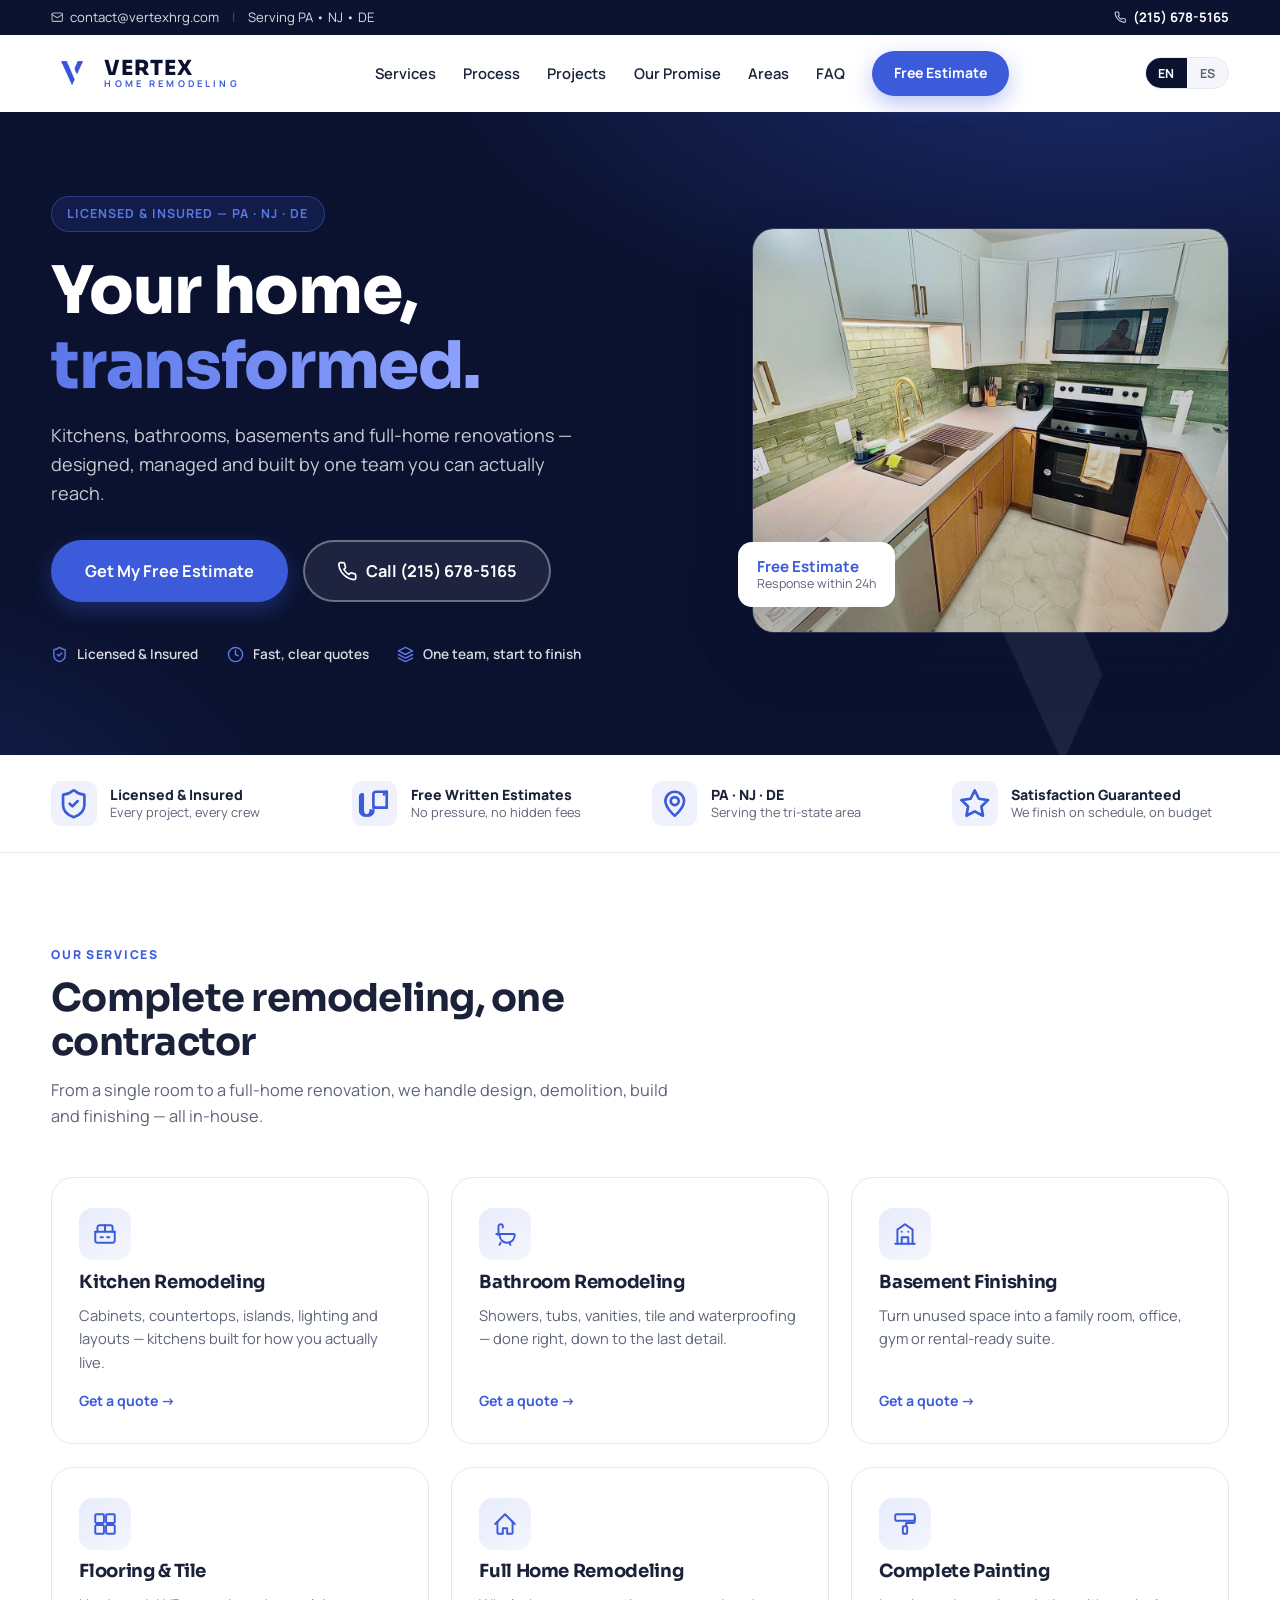
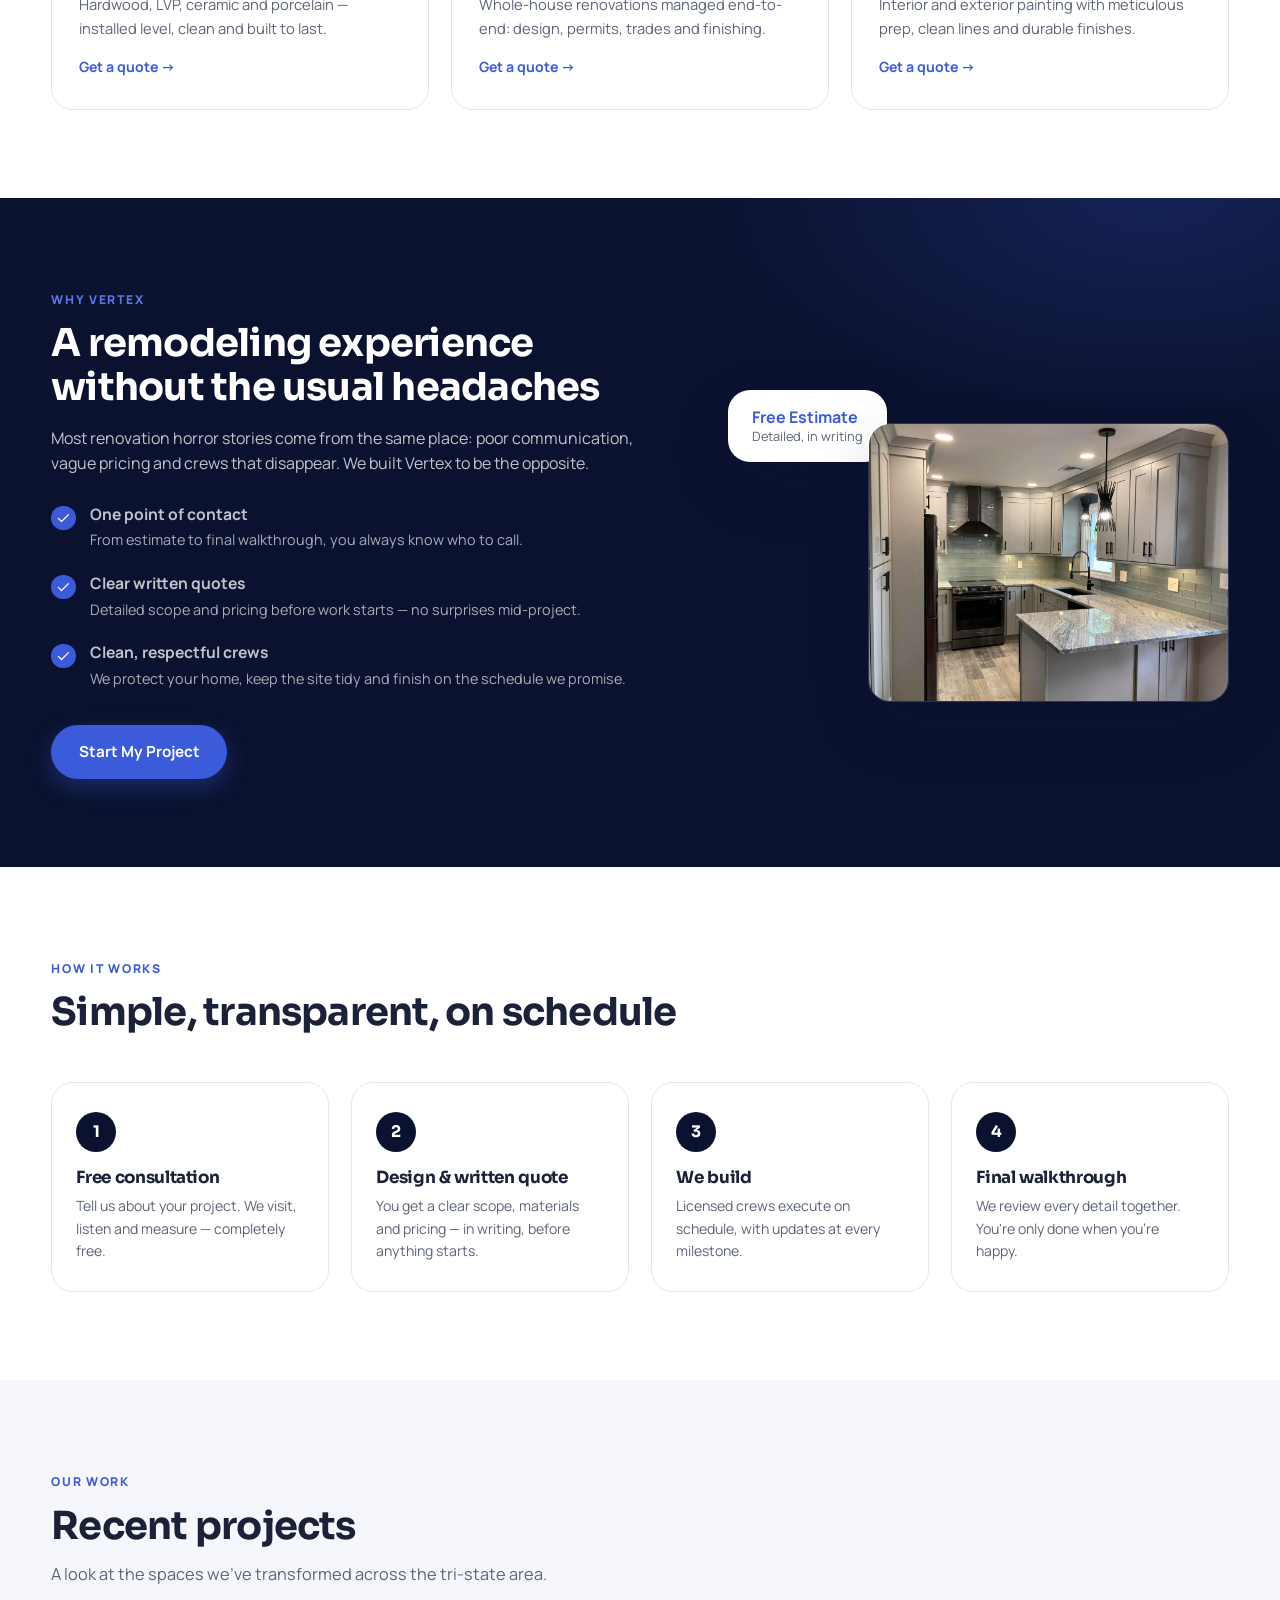
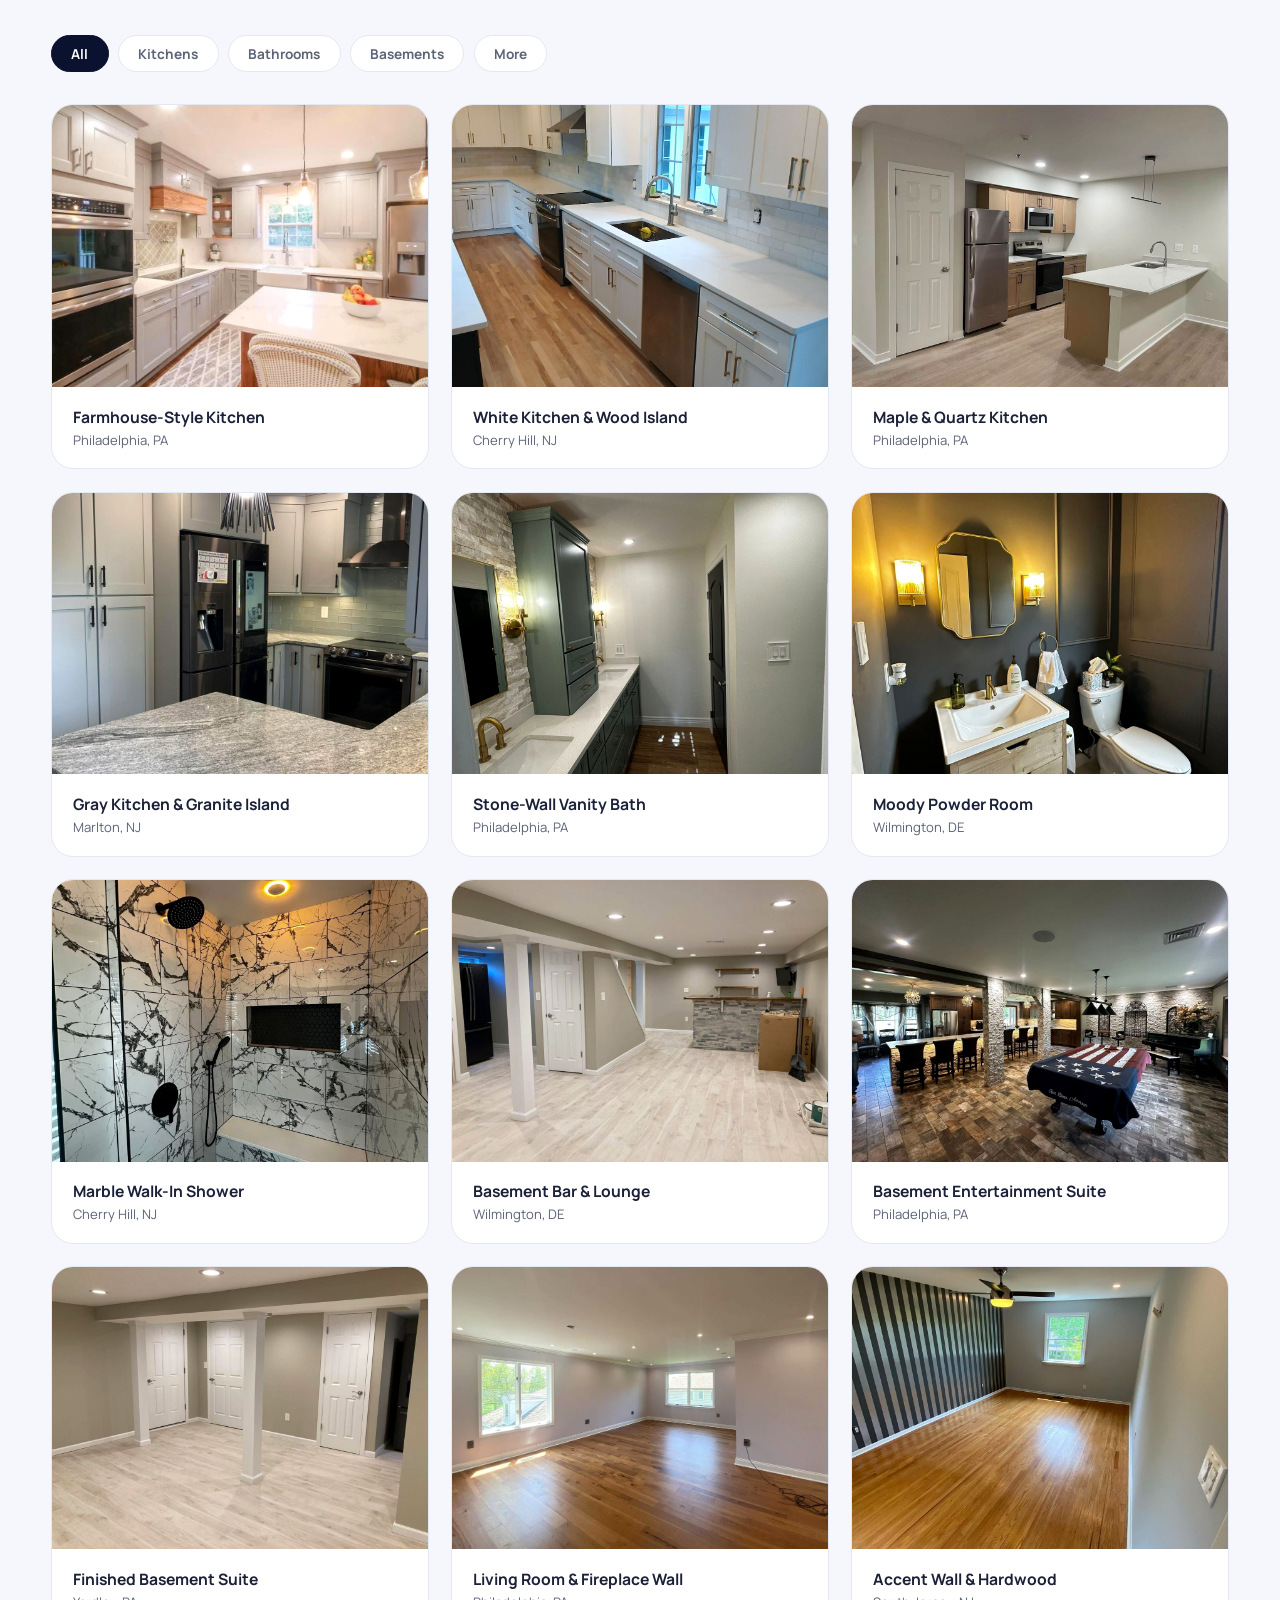
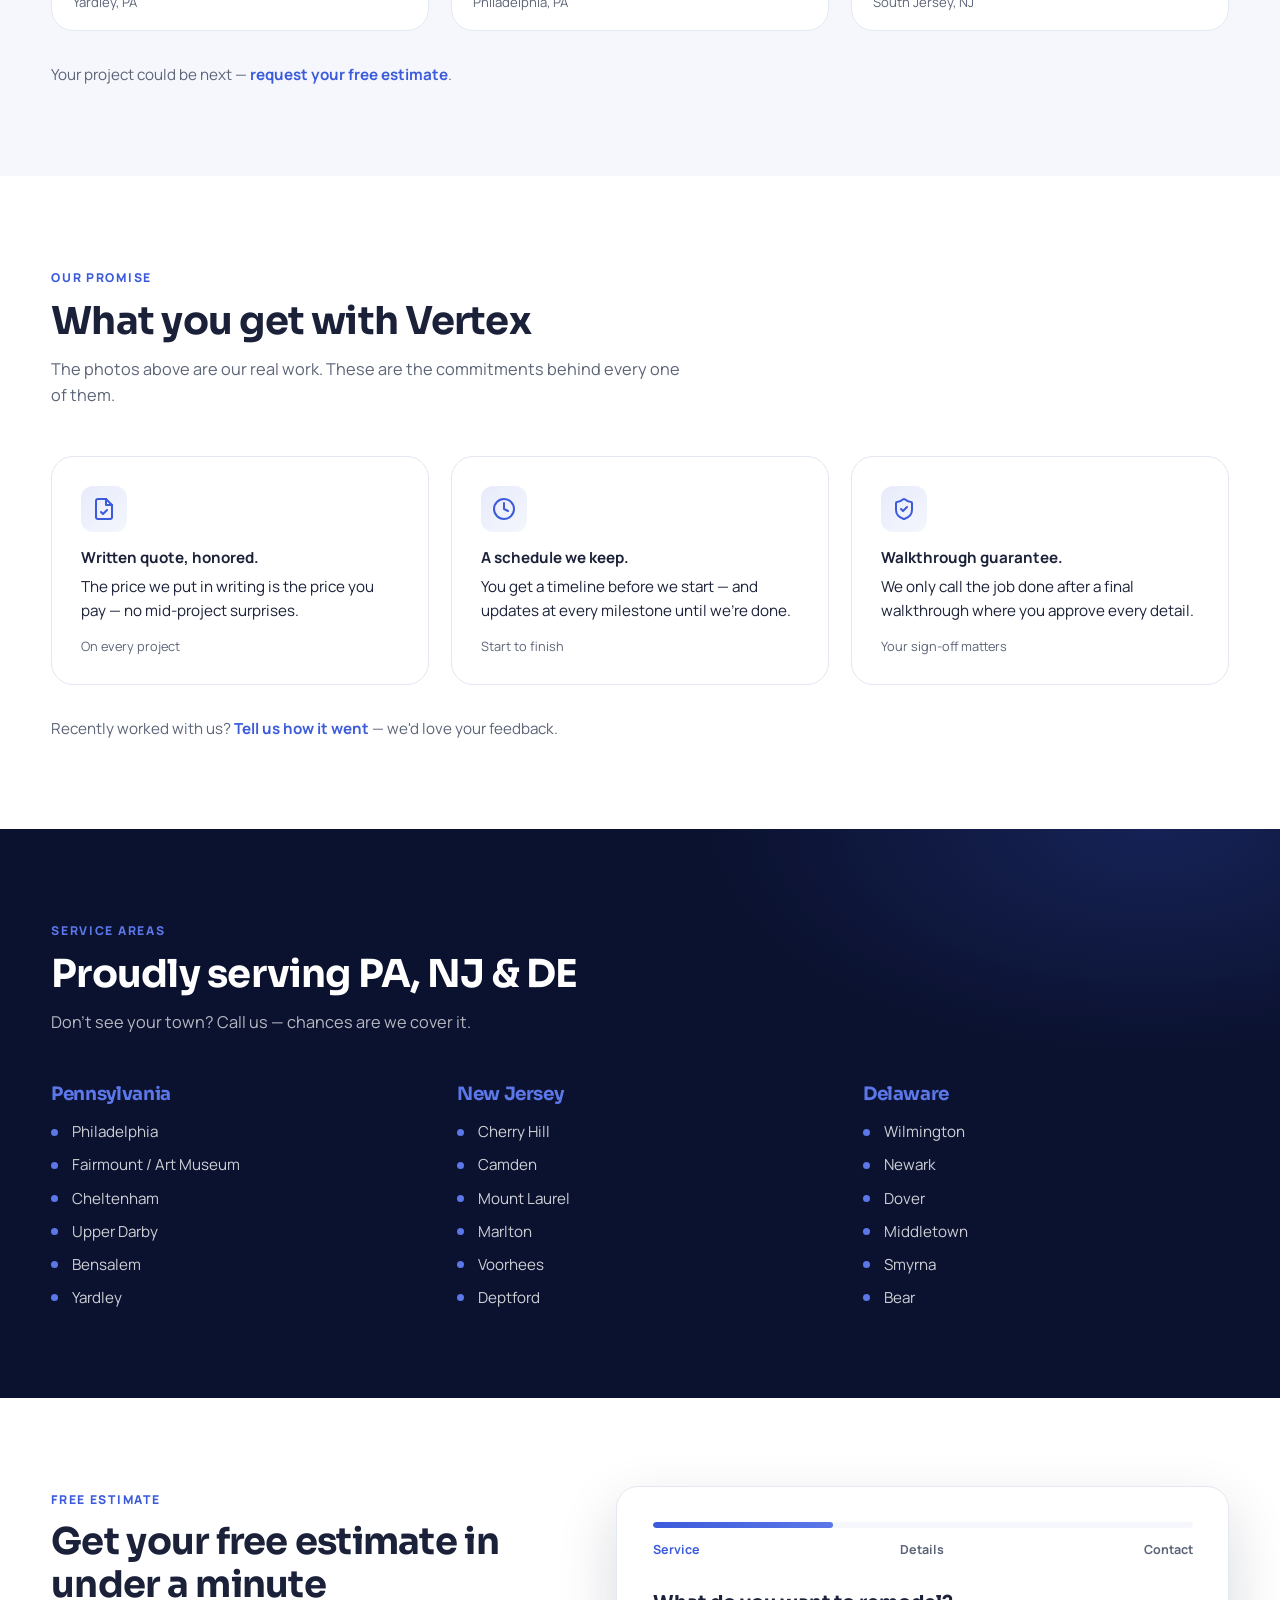
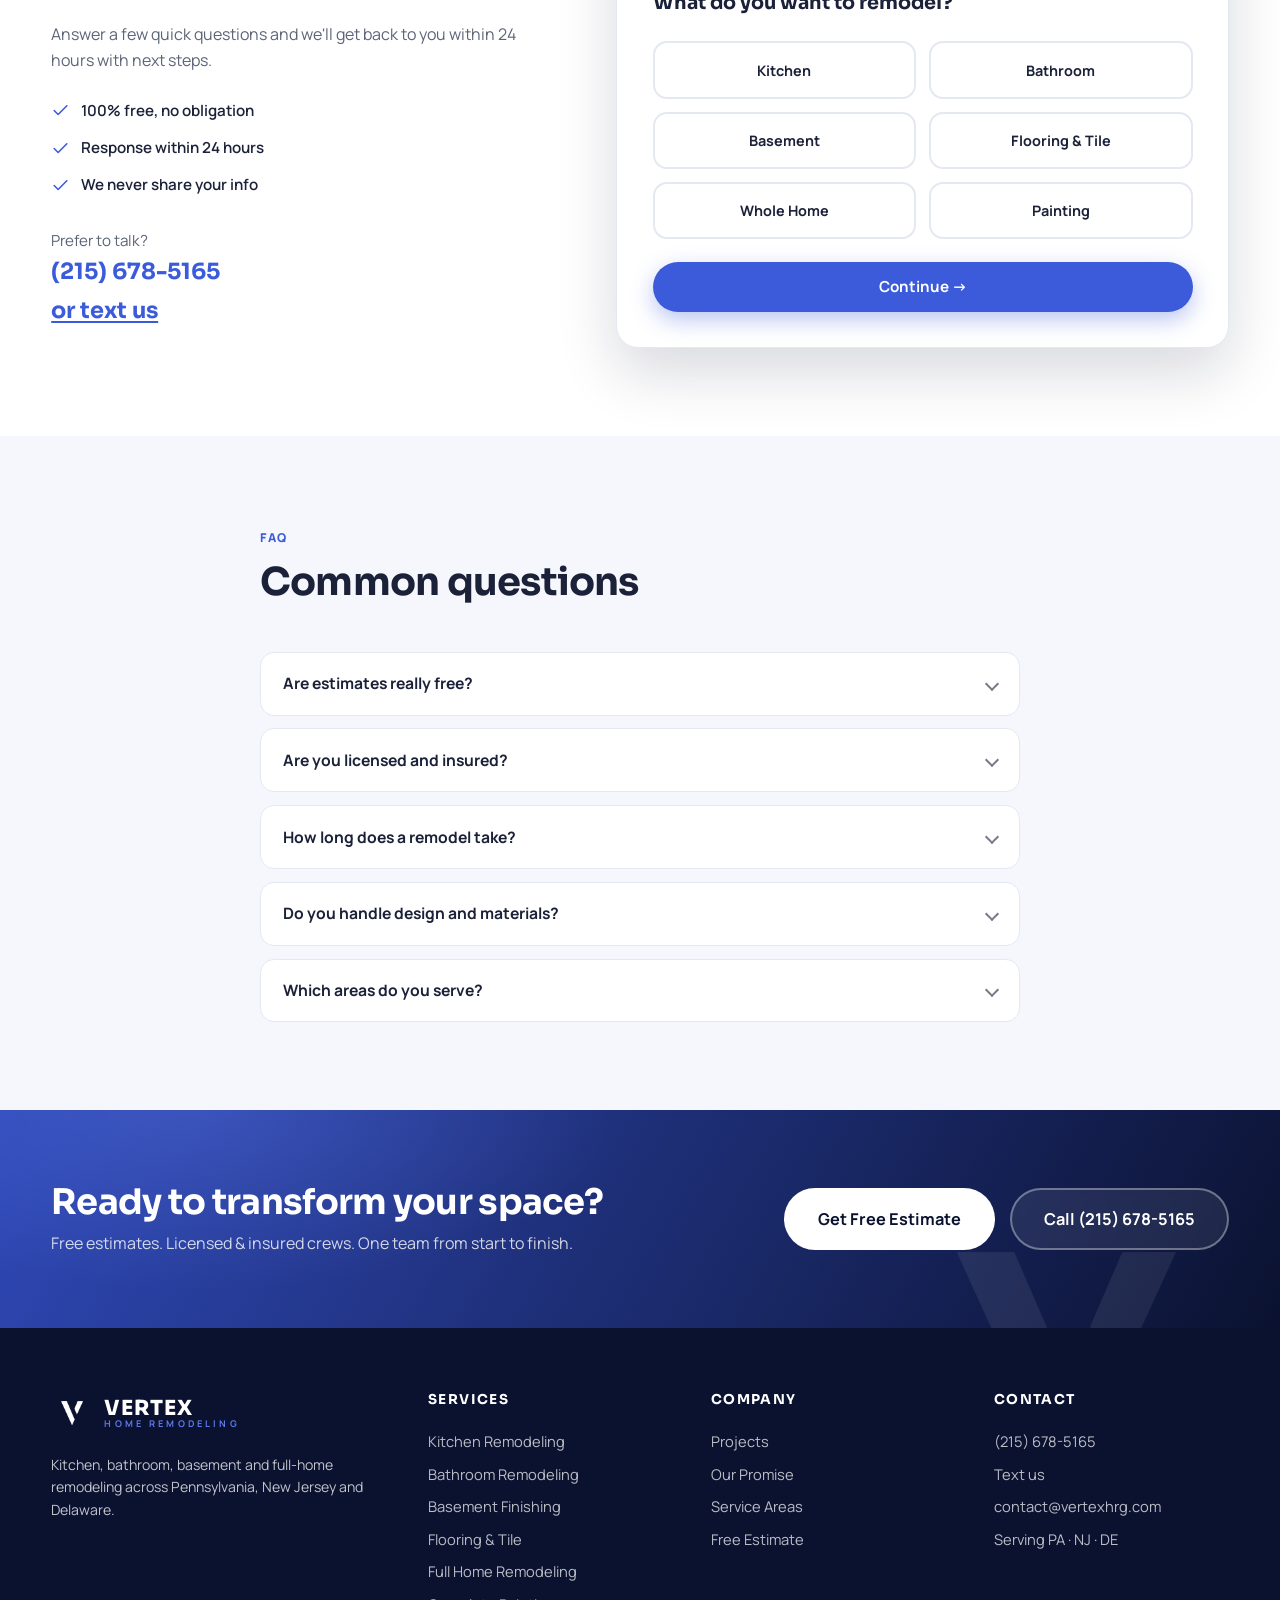
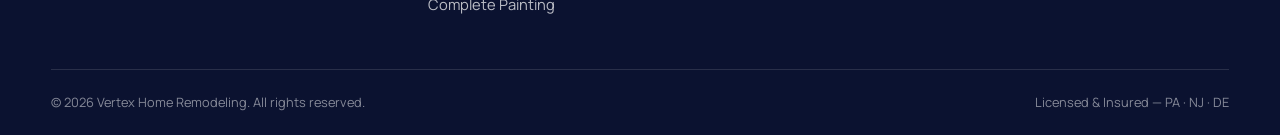
<file: index.html>
<!DOCTYPE html>
<html lang="en">
<head>
  <meta charset="UTF-8" />
  <meta name="viewport" content="width=device-width, initial-scale=1.0" />
  <title>Vertex Home Remodeling | Kitchen, Bathroom & Home Renovation in PA, NJ & DE</title>
  <meta name="description" content="Vertex Home Remodeling delivers kitchen, bathroom, basement and full-home renovations across Pennsylvania, New Jersey and Delaware. Licensed & insured. Free estimates." />
  <meta property="og:title" content="Vertex Home Remodeling" />
  <meta property="og:description" content="Kitchen, bathroom & full-home remodeling across PA, NJ & DE. Licensed & insured. Free estimates." />
  <meta property="og:type" content="website" />
  <link rel="icon" type="image/png" href="assets/logo-blue.png" />
  <link rel="preconnect" href="https://fonts.googleapis.com" />
  <link rel="preconnect" href="https://fonts.gstatic.com" crossorigin />
  <link href="https://fonts.googleapis.com/css2?family=Manrope:wght@400;500;600;700;800&family=Sora:wght@600;700;800&display=swap" rel="stylesheet" />
  <link rel="stylesheet" href="styles.css" />

  <!-- ============================================================
       TRACKING — cole aqui os snippets quando tiver:
       • Google Tag (GA4 / Google Ads): gtag.js
       • Meta Pixel (Facebook/Instagram Ads)
       Os eventos call_click, sms_click, estimate_cta_click e
       lead_submit já são enviados ao dataLayer pelo main.js.
       ============================================================ -->

  <script type="application/ld+json">
  {
    "@context": "https://schema.org",
    "@type": "HomeAndConstructionBusiness",
    "name": "Vertex Home Remodeling",
    "telephone": "+1-215-678-5165",
    "email": "contact@vertexhrg.com",
    "areaServed": ["Pennsylvania", "New Jersey", "Delaware"],
    "description": "Kitchen, bathroom, basement and full-home remodeling contractor serving PA, NJ and DE."
  }
  </script>
</head>
<body>

  <!-- Top bar -->
  <div class="topbar">
    <div class="container topbar-inner">
      <div class="topbar-left">
        <a href="mailto:contact@vertexhrg.com" class="topbar-item">
          <svg viewBox="0 0 24 24" fill="none" stroke="currentColor" stroke-width="2" stroke-linecap="round" stroke-linejoin="round"><rect x="2" y="4" width="20" height="16" rx="2"/><path d="m22 7-10 6L2 7"/></svg>
          contact@vertexhrg.com
        </a>
        <span class="topbar-item topbar-sep">|</span>
        <span class="topbar-item" data-i18n="topbar.areas">Serving PA • NJ • DE</span>
      </div>
      <a href="tel:+12156785165" class="topbar-item topbar-phone">
        <svg viewBox="0 0 24 24" fill="none" stroke="currentColor" stroke-width="2" stroke-linecap="round" stroke-linejoin="round"><path d="M22 16.92v3a2 2 0 0 1-2.18 2 19.79 19.79 0 0 1-8.63-3.07 19.5 19.5 0 0 1-6-6 19.79 19.79 0 0 1-3.07-8.67A2 2 0 0 1 4.11 2h3a2 2 0 0 1 2 1.72c.13.96.36 1.9.7 2.81a2 2 0 0 1-.45 2.11L8.09 9.91a16 16 0 0 0 6 6l1.27-1.27a2 2 0 0 1 2.11-.45c.91.34 1.85.57 2.81.7A2 2 0 0 1 22 16.92z"/></svg>
        (215) 678-5165
      </a>
    </div>
  </div>

  <!-- Header -->
  <header class="header" id="header">
    <div class="container header-inner">
      <a href="#top" class="brand">
        <img src="assets/logo-blue.png" alt="Vertex Home Remodeling logo" class="brand-mark" />
        <span class="brand-text">
          <span class="brand-name">VERTEX</span>
          <span class="brand-sub" data-i18n="brand.sub">HOME REMODELING</span>
        </span>
      </a>

      <nav class="nav" id="nav">
        <a href="#services" data-i18n="nav.services">Services</a>
        <a href="#process" data-i18n="nav.process">Process</a>
        <a href="#projects" data-i18n="nav.projects">Projects</a>
        <a href="#reviews" data-i18n="nav.reviews">Our Promise</a>
        <a href="#areas" data-i18n="nav.areas">Areas</a>
        <a href="#faq" data-i18n="nav.faq">FAQ</a>
        <a href="#estimate" class="btn btn-primary nav-cta" data-i18n="nav.cta">Free Estimate</a>
      </nav>

      <div class="header-actions">
        <div class="lang-toggle" role="group" aria-label="Language">
          <button class="lang-btn active" data-lang="en">EN</button>
          <button class="lang-btn" data-lang="es">ES</button>
        </div>
        <button class="hamburger" id="hamburger" aria-label="Menu" aria-expanded="false">
          <span></span><span></span><span></span>
        </button>
      </div>
    </div>
  </header>

  <main id="top">

    <!-- Hero -->
    <section class="hero">
      <div class="hero-bg" aria-hidden="true">
        <img src="assets/logo-white.png" alt="" class="hero-watermark" />
      </div>
      <div class="container hero-inner">
        <div class="hero-content">
          <span class="hero-badge" data-i18n="hero.badge">Licensed &amp; Insured — PA · NJ · DE</span>
          <h1 data-i18n="hero.title">Your home, <span class="accent">transformed.</span></h1>
          <p class="hero-sub" data-i18n="hero.sub">Kitchens, bathrooms, basements and full-home renovations — designed, managed and built by one team you can actually reach.</p>
          <div class="hero-ctas">
            <a href="#estimate" class="btn btn-primary btn-lg" data-i18n="hero.cta1">Get My Free Estimate</a>
            <a href="tel:+12156785165" class="btn btn-ghost btn-lg">
              <svg viewBox="0 0 24 24" fill="none" stroke="currentColor" stroke-width="2" stroke-linecap="round" stroke-linejoin="round"><path d="M22 16.92v3a2 2 0 0 1-2.18 2 19.79 19.79 0 0 1-8.63-3.07 19.5 19.5 0 0 1-6-6 19.79 19.79 0 0 1-3.07-8.67A2 2 0 0 1 4.11 2h3a2 2 0 0 1 2 1.72c.13.96.36 1.9.7 2.81a2 2 0 0 1-.45 2.11L8.09 9.91a16 16 0 0 0 6 6l1.27-1.27a2 2 0 0 1 2.11-.45c.91.34 1.85.57 2.81.7A2 2 0 0 1 22 16.92z"/></svg>
              <span data-i18n="hero.cta2">Call (215) 678-5165</span>
            </a>
          </div>
          <div class="hero-trust">
            <div class="hero-trust-item">
              <svg viewBox="0 0 24 24" fill="none" stroke="currentColor" stroke-width="2" stroke-linecap="round" stroke-linejoin="round"><path d="M20 13c0 5-3.5 7.5-7.66 8.95a1 1 0 0 1-.67-.01C7.5 20.5 4 18 4 13V6a1 1 0 0 1 1-1c2 0 4.5-1.2 6.24-2.72a1.17 1.17 0 0 1 1.52 0C14.51 3.81 17 5 19 5a1 1 0 0 1 1 1z"/><path d="m9 12 2 2 4-4"/></svg>
              <span data-i18n="hero.trust1">Licensed &amp; Insured</span>
            </div>
            <div class="hero-trust-item">
              <svg viewBox="0 0 24 24" fill="none" stroke="currentColor" stroke-width="2" stroke-linecap="round" stroke-linejoin="round"><circle cx="12" cy="12" r="10"/><polyline points="12 6 12 12 16 14"/></svg>
              <span data-i18n="hero.trust2">Fast, clear quotes</span>
            </div>
            <div class="hero-trust-item">
              <svg viewBox="0 0 24 24" fill="none" stroke="currentColor" stroke-width="2" stroke-linecap="round" stroke-linejoin="round"><path d="M12 2 2 7l10 5 10-5-10-5z"/><path d="m2 17 10 5 10-5"/><path d="m2 12 10 5 10-5"/></svg>
              <span data-i18n="hero.trust3">One team, start to finish</span>
            </div>
          </div>
        </div>

        <div class="hero-card">
          <div class="hero-card-img"><img src="assets/hero-kitchen.jpeg" alt="Kitchen remodeled by Vertex Home Remodeling" /></div>
          <div class="hero-card-badge">
            <strong data-i18n="hero.cardBadge1">Free Estimate</strong>
            <span data-i18n="hero.cardBadge2">Response within 24h</span>
          </div>
        </div>
      </div>
    </section>

    <!-- Trust bar -->
    <section class="trustbar">
      <div class="container trustbar-grid">
        <div class="trust-item">
          <svg viewBox="0 0 24 24" fill="none" stroke="currentColor" stroke-width="2" stroke-linecap="round" stroke-linejoin="round"><path d="M20 13c0 5-3.5 7.5-7.66 8.95a1 1 0 0 1-.67-.01C7.5 20.5 4 18 4 13V6a1 1 0 0 1 1-1c2 0 4.5-1.2 6.24-2.72a1.17 1.17 0 0 1 1.52 0C14.51 3.81 17 5 19 5a1 1 0 0 1 1 1z"/><path d="m9 12 2 2 4-4"/></svg>
          <div><strong data-i18n="trust.1t">Licensed &amp; Insured</strong><span data-i18n="trust.1s">Every project, every crew</span></div>
        </div>
        <div class="trust-item">
          <svg viewBox="0 0 24 24" fill="none" stroke="currentColor" stroke-width="2" stroke-linecap="round" stroke-linejoin="round"><path d="M11 17a4 4 0 0 1-8 0V5a2 2 0 0 0-2 2v10a4 4 0 0 0 8 0"/><path d="M11 5a2 2 0 0 1 2-2h8v12h-8a2 2 0 0 1-2-2z"/><path d="M21 3a2 2 0 0 0-2 2"/><path d="M11 15h10"/></svg>
          <div><strong data-i18n="trust.2t">Free Written Estimates</strong><span data-i18n="trust.2s">No pressure, no hidden fees</span></div>
        </div>
        <div class="trust-item">
          <svg viewBox="0 0 24 24" fill="none" stroke="currentColor" stroke-width="2" stroke-linecap="round" stroke-linejoin="round"><path d="M12 21s-7-5.75-7-11a7 7 0 0 1 14 0c0 5.25-7 11-7 11z"/><circle cx="12" cy="10" r="3"/></svg>
          <div><strong data-i18n="trust.3t">PA · NJ · DE</strong><span data-i18n="trust.3s">Serving the tri-state area</span></div>
        </div>
        <div class="trust-item">
          <svg viewBox="0 0 24 24" fill="none" stroke="currentColor" stroke-width="2" stroke-linecap="round" stroke-linejoin="round"><polygon points="12 2 15.09 8.26 22 9.27 17 14.14 18.18 21.02 12 17.77 5.82 21.02 7 14.14 2 9.27 8.91 8.26 12 2"/></svg>
          <div><strong data-i18n="trust.4t">Satisfaction Guaranteed</strong><span data-i18n="trust.4s">We finish on schedule, on budget</span></div>
        </div>
      </div>
    </section>

    <!-- Services -->
    <section class="section" id="services">
      <div class="container">
        <div class="section-head">
          <span class="eyebrow" data-i18n="services.eyebrow">Our Services</span>
          <h2 data-i18n="services.title">Complete remodeling, one contractor</h2>
          <p data-i18n="services.sub">From a single room to a full-home renovation, we handle design, demolition, build and finishing — all in-house.</p>
        </div>
        <div class="services-grid">
          <article class="service-card">
            <div class="service-icon">
              <svg viewBox="0 0 24 24" fill="none" stroke="currentColor" stroke-width="1.8" stroke-linecap="round" stroke-linejoin="round"><path d="M3 10h18"/><path d="M5 10V6a2 2 0 0 1 2-2h10a2 2 0 0 1 2 2v4"/><path d="M3 10v8a2 2 0 0 0 2 2h14a2 2 0 0 0 2-2v-8"/><path d="M12 4v6"/><path d="M8 15h2"/><path d="M14 15h2"/></svg>
            </div>
            <h3 data-i18n="services.kitchen.t">Kitchen Remodeling</h3>
            <p data-i18n="services.kitchen.d">Cabinets, countertops, islands, lighting and layouts — kitchens built for how you actually live.</p>
            <a href="#estimate" class="service-link" data-i18n="services.link">Get a quote →</a>
          </article>
          <article class="service-card">
            <div class="service-icon">
              <svg viewBox="0 0 24 24" fill="none" stroke="currentColor" stroke-width="1.8" stroke-linecap="round" stroke-linejoin="round"><path d="M4 12h16a1 1 0 0 1 1 1 7 7 0 0 1-14 0 7 7 0 0 1-3-1z"/><path d="M6 12V5a2 2 0 0 1 4 0v1"/><path d="m8 20-1 2"/><path d="m16 20 1 2"/></svg>
            </div>
            <h3 data-i18n="services.bath.t">Bathroom Remodeling</h3>
            <p data-i18n="services.bath.d">Showers, tubs, vanities, tile and waterproofing — done right, down to the last detail.</p>
            <a href="#estimate" class="service-link" data-i18n="services.link2">Get a quote →</a>
          </article>
          <article class="service-card">
            <div class="service-icon">
              <svg viewBox="0 0 24 24" fill="none" stroke="currentColor" stroke-width="1.8" stroke-linecap="round" stroke-linejoin="round"><path d="M3 21h18"/><path d="M5 21V8l7-5 7 5v13"/><path d="M9 21v-6h6v6"/><path d="M9 10h.01"/><path d="M15 10h.01"/></svg>
            </div>
            <h3 data-i18n="services.basement.t">Basement Finishing</h3>
            <p data-i18n="services.basement.d">Turn unused space into a family room, office, gym or rental-ready suite.</p>
            <a href="#estimate" class="service-link" data-i18n="services.link3">Get a quote →</a>
          </article>
          <article class="service-card">
            <div class="service-icon">
              <svg viewBox="0 0 24 24" fill="none" stroke="currentColor" stroke-width="1.8" stroke-linecap="round" stroke-linejoin="round"><rect x="3" y="3" width="8" height="8" rx="1"/><rect x="13" y="3" width="8" height="8" rx="1"/><rect x="3" y="13" width="8" height="8" rx="1"/><rect x="13" y="13" width="8" height="8" rx="1"/></svg>
            </div>
            <h3 data-i18n="services.flooring.t">Flooring &amp; Tile</h3>
            <p data-i18n="services.flooring.d">Hardwood, LVP, ceramic and porcelain — installed level, clean and built to last.</p>
            <a href="#estimate" class="service-link" data-i18n="services.link4">Get a quote →</a>
          </article>
          <article class="service-card">
            <div class="service-icon">
              <svg viewBox="0 0 24 24" fill="none" stroke="currentColor" stroke-width="1.8" stroke-linecap="round" stroke-linejoin="round"><path d="M3 12 12 3l9 9"/><path d="M5 10v10a1 1 0 0 0 1 1h4v-5h4v5h4a1 1 0 0 0 1-1V10"/></svg>
            </div>
            <h3 data-i18n="services.whole.t">Full Home Remodeling</h3>
            <p data-i18n="services.whole.d">Whole-house renovations managed end-to-end: design, permits, trades and finishing.</p>
            <a href="#estimate" class="service-link" data-i18n="services.link5">Get a quote →</a>
          </article>
          <article class="service-card">
            <div class="service-icon">
              <svg viewBox="0 0 24 24" fill="none" stroke="currentColor" stroke-width="1.8" stroke-linecap="round" stroke-linejoin="round"><rect x="3" y="3" width="18" height="6" rx="1"/><path d="M21 6v4a1 1 0 0 1-1 1h-7v3"/><rect x="10" y="14" width="4" height="7" rx="1"/></svg>
            </div>
            <h3 data-i18n="services.paint.t">Complete Painting</h3>
            <p data-i18n="services.paint.d">Interior and exterior painting with meticulous prep, clean lines and durable finishes.</p>
            <a href="#estimate" class="service-link" data-i18n="services.link6">Get a quote →</a>
          </article>
        </div>
      </div>
    </section>

    <!-- Why us -->
    <section class="section section-dark" id="why">
      <div class="container why-grid">
        <div class="why-content">
          <span class="eyebrow eyebrow-light" data-i18n="why.eyebrow">Why Vertex</span>
          <h2 data-i18n="why.title">A remodeling experience without the usual headaches</h2>
          <p data-i18n="why.p1">Most renovation horror stories come from the same place: poor communication, vague pricing and crews that disappear. We built Vertex to be the opposite.</p>
          <ul class="why-list">
            <li>
              <svg viewBox="0 0 24 24" fill="none" stroke="currentColor" stroke-width="2" stroke-linecap="round" stroke-linejoin="round"><path d="M20 6 9 17l-5-5"/></svg>
              <div><strong data-i18n="why.i1t">One point of contact</strong><span data-i18n="why.i1s">From estimate to final walkthrough, you always know who to call.</span></div>
            </li>
            <li>
              <svg viewBox="0 0 24 24" fill="none" stroke="currentColor" stroke-width="2" stroke-linecap="round" stroke-linejoin="round"><path d="M20 6 9 17l-5-5"/></svg>
              <div><strong data-i18n="why.i2t">Clear written quotes</strong><span data-i18n="why.i2s">Detailed scope and pricing before work starts — no surprises mid-project.</span></div>
            </li>
            <li>
              <svg viewBox="0 0 24 24" fill="none" stroke="currentColor" stroke-width="2" stroke-linecap="round" stroke-linejoin="round"><path d="M20 6 9 17l-5-5"/></svg>
              <div><strong data-i18n="why.i3t">Clean, respectful crews</strong><span data-i18n="why.i3s">We protect your home, keep the site tidy and finish on the schedule we promise.</span></div>
            </li>
          </ul>
          <a href="#estimate" class="btn btn-primary" data-i18n="why.cta">Start My Project</a>
        </div>
        <div class="why-visual" aria-hidden="true">
          <div class="why-card why-card-1">
            <strong data-i18n="why.card1t">Free Estimate</strong>
            <span data-i18n="why.card1s">Detailed, in writing</span>
          </div>
          <div class="why-card why-card-2">
            <img src="assets/why-kitchen.jpeg" alt="Finished kitchen by Vertex Home Remodeling" loading="lazy" />
          </div>
        </div>
      </div>
    </section>

    <!-- Process -->
    <section class="section" id="process">
      <div class="container">
        <div class="section-head">
          <span class="eyebrow" data-i18n="process.eyebrow">How It Works</span>
          <h2 data-i18n="process.title">Simple, transparent, on schedule</h2>
        </div>
        <div class="process-grid">
          <div class="process-step">
            <span class="process-num">1</span>
            <h3 data-i18n="process.s1t">Free consultation</h3>
            <p data-i18n="process.s1d">Tell us about your project. We visit, listen and measure — completely free.</p>
          </div>
          <div class="process-step">
            <span class="process-num">2</span>
            <h3 data-i18n="process.s2t">Design &amp; written quote</h3>
            <p data-i18n="process.s2d">You get a clear scope, materials and pricing — in writing, before anything starts.</p>
          </div>
          <div class="process-step">
            <span class="process-num">3</span>
            <h3 data-i18n="process.s3t">We build</h3>
            <p data-i18n="process.s3d">Licensed crews execute on schedule, with updates at every milestone.</p>
          </div>
          <div class="process-step">
            <span class="process-num">4</span>
            <h3 data-i18n="process.s4t">Final walkthrough</h3>
            <p data-i18n="process.s4d">We review every detail together. You're only done when you're happy.</p>
          </div>
        </div>
      </div>
    </section>

    <!-- Projects -->
    <section class="section section-gray" id="projects">
      <div class="container">
        <div class="section-head">
          <span class="eyebrow" data-i18n="projects.eyebrow">Our Work</span>
          <h2 data-i18n="projects.title">Recent projects</h2>
          <p data-i18n="projects.sub">A look at the spaces we've transformed across the tri-state area.</p>
        </div>
        <div class="project-filters" id="project-filters">
          <button class="filter-btn active" data-filter="all" data-i18n="projects.all">All</button>
          <button class="filter-btn" data-filter="kitchen" data-i18n="projects.kitchen">Kitchens</button>
          <button class="filter-btn" data-filter="bath" data-i18n="projects.bath">Bathrooms</button>
          <button class="filter-btn" data-filter="basement" data-i18n="projects.basement">Basements</button>
          <button class="filter-btn" data-filter="other" data-i18n="projects.other">More</button>
        </div>
        <div class="projects-grid" id="projects-grid">
          <figure class="project-card" data-cat="kitchen">
            <div class="project-img"><img src="assets/gallery/kitchen-01.jpeg" alt="Gray farmhouse-style kitchen with wood island" loading="lazy" /></div>
            <figcaption><strong data-i18n="projects.p1t">Farmhouse-Style Kitchen</strong><span data-i18n="projects.p1s">Philadelphia, PA</span></figcaption>
          </figure>
          <figure class="project-card" data-cat="kitchen">
            <div class="project-img"><img src="assets/gallery/kitchen-02.jpeg" alt="White kitchen with wood island and skylight" loading="lazy" /></div>
            <figcaption><strong data-i18n="projects.p2t">White Kitchen &amp; Wood Island</strong><span data-i18n="projects.p2s">Cherry Hill, NJ</span></figcaption>
          </figure>
          <figure class="project-card" data-cat="kitchen">
            <div class="project-img"><img src="assets/gallery/kitchen-03.jpeg" alt="Maple kitchen cabinets with white quartz island" loading="lazy" /></div>
            <figcaption><strong data-i18n="projects.p3t">Maple &amp; Quartz Kitchen</strong><span data-i18n="projects.p3s">Philadelphia, PA</span></figcaption>
          </figure>
          <figure class="project-card" data-cat="kitchen">
            <div class="project-img"><img src="assets/gallery/kitchen-04.jpeg" alt="Gray kitchen with granite island and pendant light" loading="lazy" /></div>
            <figcaption><strong data-i18n="projects.p4t">Gray Kitchen &amp; Granite Island</strong><span data-i18n="projects.p4s">Marlton, NJ</span></figcaption>
          </figure>
          <figure class="project-card" data-cat="bath">
            <div class="project-img"><img src="assets/gallery/bath-01.jpeg" alt="Dark bathroom vanity with stone accent wall and gold mirror" loading="lazy" /></div>
            <figcaption><strong data-i18n="projects.p5t">Stone-Wall Vanity Bath</strong><span data-i18n="projects.p5s">Philadelphia, PA</span></figcaption>
          </figure>
          <figure class="project-card" data-cat="bath">
            <div class="project-img"><img src="assets/gallery/bath-02.jpeg" alt="Moody powder room with floral ceiling and gold fixtures" loading="lazy" /></div>
            <figcaption><strong data-i18n="projects.p6t">Moody Powder Room</strong><span data-i18n="projects.p6s">Wilmington, DE</span></figcaption>
          </figure>
          <figure class="project-card" data-cat="bath">
            <div class="project-img"><img src="assets/gallery/bath-03.jpeg" alt="Marble-look tile walk-in shower with black fixtures" loading="lazy" /></div>
            <figcaption><strong data-i18n="projects.p7t">Marble Walk-In Shower</strong><span data-i18n="projects.p7s">Cherry Hill, NJ</span></figcaption>
          </figure>
          <figure class="project-card" data-cat="basement">
            <div class="project-img"><img src="assets/gallery/basement-01.jpeg" alt="Finished basement with stone bar and columns" loading="lazy" /></div>
            <figcaption><strong data-i18n="projects.p8t">Basement Bar &amp; Lounge</strong><span data-i18n="projects.p8s">Wilmington, DE</span></figcaption>
          </figure>
          <figure class="project-card" data-cat="basement">
            <div class="project-img"><img src="assets/gallery/basement-02.jpeg" alt="Large finished basement with stone columns and bar" loading="lazy" /></div>
            <figcaption><strong data-i18n="projects.p9t">Basement Entertainment Suite</strong><span data-i18n="projects.p9s">Philadelphia, PA</span></figcaption>
          </figure>
          <figure class="project-card" data-cat="basement">
            <div class="project-img"><img src="assets/gallery/basement-03.jpeg" alt="Finished basement with LVP flooring and white doors" loading="lazy" /></div>
            <figcaption><strong data-i18n="projects.p10t">Finished Basement Suite</strong><span data-i18n="projects.p10s">Yardley, PA</span></figcaption>
          </figure>
          <figure class="project-card" data-cat="other">
            <div class="project-img"><img src="assets/gallery/other-01.jpeg" alt="Living room with TV wall, fireplace and floating shelves" loading="lazy" /></div>
            <figcaption><strong data-i18n="projects.p11t">Living Room &amp; Fireplace Wall</strong><span data-i18n="projects.p11s">Philadelphia, PA</span></figcaption>
          </figure>
          <figure class="project-card" data-cat="other">
            <div class="project-img"><img src="assets/gallery/other-02.jpeg" alt="Room with striped accent wall and hardwood flooring" loading="lazy" /></div>
            <figcaption><strong data-i18n="projects.p12t">Accent Wall &amp; Hardwood</strong><span data-i18n="projects.p12s">South Jersey, NJ</span></figcaption>
          </figure>
        </div>
        <p class="projects-disclaimer" data-i18n="projects.disclaimer">Your project could be next — <a href="#estimate">request your free estimate</a>.</p>
      </div>
    </section>

    <!-- Our Promise (reviews section — replace cards with real Google
         reviews once you have them; markup below is ready for it) -->
    <section class="section" id="reviews">
      <div class="container">
        <div class="section-head">
          <span class="eyebrow" data-i18n="reviews.eyebrow">Our Promise</span>
          <h2 data-i18n="reviews.title">What you get with Vertex</h2>
          <p data-i18n="reviews.sub">The photos above are our real work. These are the commitments behind every one of them.</p>
        </div>
        <div class="reviews-grid">
          <div class="review-card">
            <div class="promise-icon">
              <svg viewBox="0 0 24 24" fill="none" stroke="currentColor" stroke-width="2" stroke-linecap="round" stroke-linejoin="round"><path d="M14 2H6a2 2 0 0 0-2 2v16a2 2 0 0 0 2 2h12a2 2 0 0 0 2-2V8z"/><polyline points="14 2 14 8 20 8"/><path d="m9 15 2 2 4-4"/></svg>
            </div>
            <p data-i18n="reviews.r1"><strong>Written quote, honored.</strong> The price we put in writing is the price you pay — no mid-project surprises.</p>
            <footer><span data-i18n="reviews.r1s">On every project</span></footer>
          </div>
          <div class="review-card">
            <div class="promise-icon">
              <svg viewBox="0 0 24 24" fill="none" stroke="currentColor" stroke-width="2" stroke-linecap="round" stroke-linejoin="round"><circle cx="12" cy="12" r="10"/><polyline points="12 6 12 12 16 14"/></svg>
            </div>
            <p data-i18n="reviews.r2"><strong>A schedule we keep.</strong> You get a timeline before we start — and updates at every milestone until we're done.</p>
            <footer><span data-i18n="reviews.r2s">Start to finish</span></footer>
          </div>
          <div class="review-card">
            <div class="promise-icon">
              <svg viewBox="0 0 24 24" fill="none" stroke="currentColor" stroke-width="2" stroke-linecap="round" stroke-linejoin="round"><path d="M20 13c0 5-3.5 7.5-7.66 8.95a1 1 0 0 1-.67-.01C7.5 20.5 4 18 4 13V6a1 1 0 0 1 1-1c2 0 4.5-1.2 6.24-2.72a1.17 1.17 0 0 1 1.52 0C14.51 3.81 17 5 19 5a1 1 0 0 1 1 1z"/><path d="m9 12 2 2 4-4"/></svg>
            </div>
            <p data-i18n="reviews.r3"><strong>Walkthrough guarantee.</strong> We only call the job done after a final walkthrough where you approve every detail.</p>
            <footer><span data-i18n="reviews.r3s">Your sign-off matters</span></footer>
          </div>
        </div>
        <p class="reviews-note" data-i18n="reviews.note">Recently worked with us? <a href="mailto:contact@vertexhrg.com">Tell us how it went</a> — we'd love your feedback.</p>
      </div>
    </section>

    <!-- Areas -->
    <section class="section section-dark" id="areas">
      <div class="container">
        <div class="section-head">
          <span class="eyebrow eyebrow-light" data-i18n="areas.eyebrow">Service Areas</span>
          <h2 data-i18n="areas.title">Proudly serving PA, NJ &amp; DE</h2>
          <p data-i18n="areas.sub">Don't see your town? Call us — chances are we cover it.</p>
        </div>
        <div class="areas-grid">
          <div class="area-col">
            <h3>Pennsylvania</h3>
            <ul>
              <li>Philadelphia</li><li>Fairmount / Art Museum</li><li>Cheltenham</li><li>Upper Darby</li><li>Bensalem</li><li>Yardley</li>
            </ul>
          </div>
          <div class="area-col">
            <h3>New Jersey</h3>
            <ul>
              <li>Cherry Hill</li><li>Camden</li><li>Mount Laurel</li><li>Marlton</li><li>Voorhees</li><li>Deptford</li>
            </ul>
          </div>
          <div class="area-col">
            <h3>Delaware</h3>
            <ul>
              <li>Wilmington</li><li>Newark</li><li>Dover</li><li>Middletown</li><li>Smyrna</li><li>Bear</li>
            </ul>
          </div>
        </div>
      </div>
    </section>

    <!-- Estimate form -->
    <section class="section" id="estimate">
      <div class="container estimate-grid">
        <div class="estimate-side">
          <span class="eyebrow" data-i18n="form.eyebrow">Free Estimate</span>
          <h2 data-i18n="form.title">Get your free estimate in under a minute</h2>
          <p data-i18n="form.sub">Answer a few quick questions and we'll get back to you within 24 hours with next steps.</p>
          <ul class="estimate-points">
            <li><svg viewBox="0 0 24 24" fill="none" stroke="currentColor" stroke-width="2" stroke-linecap="round" stroke-linejoin="round"><path d="M20 6 9 17l-5-5"/></svg><span data-i18n="form.pt1">100% free, no obligation</span></li>
            <li><svg viewBox="0 0 24 24" fill="none" stroke="currentColor" stroke-width="2" stroke-linecap="round" stroke-linejoin="round"><path d="M20 6 9 17l-5-5"/></svg><span data-i18n="form.pt2">Response within 24 hours</span></li>
            <li><svg viewBox="0 0 24 24" fill="none" stroke="currentColor" stroke-width="2" stroke-linecap="round" stroke-linejoin="round"><path d="M20 6 9 17l-5-5"/></svg><span data-i18n="form.pt3">We never share your info</span></li>
          </ul>
          <div class="estimate-call">
            <span data-i18n="form.orcall">Prefer to talk?</span>
            <a href="tel:+12156785165">(215) 678-5165</a>
            <a href="sms:+12156785165" class="text-link" data-i18n="form.ortext">or text us</a>
          </div>
        </div>

        <form class="estimate-form" id="estimate-form" novalidate>
          <div class="form-progress">
            <div class="form-progress-bar"><span id="progress-fill"></span></div>
            <div class="form-steps-labels">
              <span class="form-step-label active" data-step="1" data-i18n="form.step1">Service</span>
              <span class="form-step-label" data-step="2" data-i18n="form.step2">Details</span>
              <span class="form-step-label" data-step="3" data-i18n="form.step3">Contact</span>
            </div>
          </div>

          <!-- Step 1 -->
          <fieldset class="form-step active" data-step="1">
            <legend data-i18n="form.q1">What do you want to remodel?</legend>
            <div class="service-options">
              <label class="service-option"><input type="radio" name="service" value="Kitchen Remodeling" /><span data-i18n="form.svc.k">Kitchen</span></label>
              <label class="service-option"><input type="radio" name="service" value="Bathroom Remodeling" /><span data-i18n="form.svc.b">Bathroom</span></label>
              <label class="service-option"><input type="radio" name="service" value="Basement Finishing" /><span data-i18n="form.svc.bs">Basement</span></label>
              <label class="service-option"><input type="radio" name="service" value="Flooring & Tile" /><span data-i18n="form.svc.f">Flooring &amp; Tile</span></label>
              <label class="service-option"><input type="radio" name="service" value="Full Home Remodeling" /><span data-i18n="form.svc.w">Whole Home</span></label>
              <label class="service-option"><input type="radio" name="service" value="Painting" /><span data-i18n="form.svc.p">Painting</span></label>
            </div>
            <p class="form-error" id="err-service" data-i18n="form.err.service">Please select a service.</p>
            <button type="button" class="btn btn-primary btn-block" data-next="2" data-i18n="form.next">Continue →</button>
          </fieldset>

          <!-- Step 2 -->
          <fieldset class="form-step" data-step="2">
            <legend data-i18n="form.q2">Project details</legend>
            <label class="field">
              <span data-i18n="form.budget">Estimated budget</span>
              <select name="budget">
                <option value="" data-i18n="form.budget.ph">Select a range…</option>
                <option>Under $5,000</option>
                <option>$5,000 – $15,000</option>
                <option>$15,000 – $30,000</option>
                <option>$30,000 – $50,000</option>
                <option>$50,000+</option>
                <option data-i18n="form.budget.unsure">Not sure yet</option>
              </select>
            </label>
            <label class="field">
              <span data-i18n="form.timeline">When do you want to start?</span>
              <select name="timeline">
                <option value="" data-i18n="form.timeline.ph">Select…</option>
                <option data-i18n="form.timeline.asap">As soon as possible</option>
                <option data-i18n="form.timeline.1m">Within 1–3 months</option>
                <option data-i18n="form.timeline.3m">3–6 months</option>
                <option data-i18n="form.timeline.flex">Just planning / flexible</option>
              </select>
            </label>
            <label class="field">
              <span data-i18n="form.desc">Tell us about your project (optional)</span>
              <textarea name="details" rows="3" data-i18n-ph="form.desc.ph" placeholder="e.g. Master bathroom, new shower, double vanity…"></textarea>
            </label>
            <div class="form-nav">
              <button type="button" class="btn btn-ghost-dark" data-prev="1" data-i18n="form.back">← Back</button>
              <button type="button" class="btn btn-primary" data-next="3" data-i18n="form.next2">Continue →</button>
            </div>
          </fieldset>

          <!-- Step 3 -->
          <fieldset class="form-step" data-step="3">
            <legend data-i18n="form.q3">Where should we send your estimate?</legend>
            <label class="field">
              <span data-i18n="form.name">Full name *</span>
              <input type="text" name="name" autocomplete="name" required />
            </label>
            <label class="field">
              <span data-i18n="form.phone">Phone *</span>
              <input type="tel" name="phone" autocomplete="tel" required />
            </label>
            <label class="field">
              <span data-i18n="form.email">Email</span>
              <input type="email" name="email" autocomplete="email" />
            </label>
            <label class="field">
              <span>ZIP Code *</span>
              <input type="text" name="zip" inputmode="numeric" pattern="[0-9]{5}" maxlength="5" required />
            </label>
            <p class="form-error" id="err-contact" data-i18n="form.err.contact">Please fill in name, phone and ZIP.</p>
            <p class="form-error" id="err-submit" data-i18n="form.err.submit">Something went wrong sending your request — please call (215) 678-5165 instead.</p>
            <div class="form-nav">
              <button type="button" class="btn btn-ghost-dark" data-prev="2" data-i18n="form.back2">← Back</button>
              <button type="submit" class="btn btn-primary" data-i18n="form.submit">Get My Free Estimate</button>
            </div>
            <p class="form-fine" data-i18n="form.fine">By submitting, you agree to be contacted about your project. No spam, ever.</p>
          </fieldset>

          <!-- Success -->
          <div class="form-success" id="form-success">
            <div class="success-icon">
              <svg viewBox="0 0 24 24" fill="none" stroke="currentColor" stroke-width="2" stroke-linecap="round" stroke-linejoin="round"><path d="M20 6 9 17l-5-5"/></svg>
            </div>
            <h3 data-i18n="form.success.t">Request received!</h3>
            <p data-i18n="form.success.d">Thanks — we'll reach out within 24 hours. Want to talk now?</p>
            <a href="tel:+12156785165" class="btn btn-primary" data-i18n="form.success.cta">Call (215) 678-5165</a>
          </div>
        </form>
      </div>
    </section>

    <!-- FAQ -->
    <section class="section section-gray" id="faq">
      <div class="container faq-container">
        <div class="section-head">
          <span class="eyebrow" data-i18n="faq.eyebrow">FAQ</span>
          <h2 data-i18n="faq.title">Common questions</h2>
        </div>
        <div class="faq-list">
          <details class="faq-item">
            <summary data-i18n="faq.q1">Are estimates really free?<span class="faq-chevron"></span></summary>
            <p data-i18n="faq.a1">Yes — consultations and written estimates are always free, with no obligation.</p>
          </details>
          <details class="faq-item">
            <summary data-i18n="faq.q2">Are you licensed and insured?<span class="faq-chevron"></span></summary>
            <p data-i18n="faq.a2">Yes. Vertex Home Remodeling operates with licensed and insured crews across PA, NJ and DE.</p>
          </details>
          <details class="faq-item">
            <summary data-i18n="faq.q3">How long does a remodel take?<span class="faq-chevron"></span></summary>
            <p data-i18n="faq.a3">It depends on scope — a bathroom can take 2–3 weeks, a kitchen 4–8. You'll get a clear timeline in your written quote, and we stick to it.</p>
          </details>
          <details class="faq-item">
            <summary data-i18n="faq.q4">Do you handle design and materials?<span class="faq-chevron"></span></summary>
            <p data-i18n="faq.a4">Yes. We help you plan the layout, choose materials and manage everything from demolition to the final coat of paint.</p>
          </details>
          <details class="faq-item">
            <summary data-i18n="faq.q5">Which areas do you serve?<span class="faq-chevron"></span></summary>
            <p data-i18n="faq.a5">We serve the Philadelphia metro area plus communities across New Jersey and Delaware. Call to confirm your town.</p>
          </details>
        </div>
      </div>
    </section>

    <!-- Final CTA -->
    <section class="cta-banner">
      <div class="container cta-inner">
        <img src="assets/logo-white.png" alt="" class="cta-mark" aria-hidden="true" />
        <div>
          <h2 data-i18n="cta.title">Ready to transform your space?</h2>
          <p data-i18n="cta.sub">Free estimates. Licensed &amp; insured crews. One team from start to finish.</p>
        </div>
        <div class="cta-actions">
          <a href="#estimate" class="btn btn-light btn-lg" data-i18n="cta.btn1">Get Free Estimate</a>
          <a href="tel:+12156785165" class="btn btn-ghost btn-lg" data-i18n="cta.btn2">Call (215) 678-5165</a>
        </div>
      </div>
    </section>
  </main>

  <!-- Footer -->
  <footer class="footer">
    <div class="container footer-grid">
      <div class="footer-brand">
        <a href="#top" class="brand brand-light">
          <img src="assets/logo-white.png" alt="Vertex Home Remodeling logo" class="brand-mark" />
          <span class="brand-text">
            <span class="brand-name">VERTEX</span>
            <span class="brand-sub" data-i18n="footer.sub">HOME REMODELING</span>
          </span>
        </a>
        <p data-i18n="footer.desc">Kitchen, bathroom, basement and full-home remodeling across Pennsylvania, New Jersey and Delaware.</p>
      </div>
      <div class="footer-col">
        <h4 data-i18n="footer.services">Services</h4>
        <a href="#services" data-i18n="footer.s1">Kitchen Remodeling</a>
        <a href="#services" data-i18n="footer.s2">Bathroom Remodeling</a>
        <a href="#services" data-i18n="footer.s3">Basement Finishing</a>
        <a href="#services" data-i18n="footer.s4">Flooring &amp; Tile</a>
        <a href="#services" data-i18n="footer.s5">Full Home Remodeling</a>
        <a href="#services" data-i18n="footer.s6">Complete Painting</a>
      </div>
      <div class="footer-col">
        <h4 data-i18n="footer.company">Company</h4>
        <a href="#projects" data-i18n="footer.c1">Projects</a>
        <a href="#reviews" data-i18n="footer.c2">Our Promise</a>
        <a href="#areas" data-i18n="footer.c3">Service Areas</a>
        <a href="#estimate" data-i18n="footer.c4">Free Estimate</a>
      </div>
      <div class="footer-col">
        <h4 data-i18n="footer.contact">Contact</h4>
        <a href="tel:+12156785165">(215) 678-5165</a>
        <a href="sms:+12156785165" data-i18n="footer.text">Text us</a>
        <a href="mailto:contact@vertexhrg.com">contact@vertexhrg.com</a>
        <span data-i18n="footer.area">Serving PA · NJ · DE</span>
      </div>
    </div>
    <div class="container footer-bottom">
      <span data-i18n="footer.rights">© 2026 Vertex Home Remodeling. All rights reserved.</span>
      <span><span data-i18n="footer.license">Licensed &amp; Insured — PA · NJ · DE</span><span data-license></span></span>
    </div>
  </footer>

  <!-- Sticky mobile CTA bar -->
  <div class="mobile-cta">
    <a href="tel:+12156785165" class="mobile-cta-btn mobile-cta-call">
      <svg viewBox="0 0 24 24" fill="none" stroke="currentColor" stroke-width="2" stroke-linecap="round" stroke-linejoin="round"><path d="M22 16.92v3a2 2 0 0 1-2.18 2 19.79 19.79 0 0 1-8.63-3.07 19.5 19.5 0 0 1-6-6 19.79 19.79 0 0 1-3.07-8.67A2 2 0 0 1 4.11 2h3a2 2 0 0 1 2 1.72c.13.96.36 1.9.7 2.81a2 2 0 0 1-.45 2.11L8.09 9.91a16 16 0 0 0 6 6l1.27-1.27a2 2 0 0 1 2.11-.45c.91.34 1.85.57 2.81.7A2 2 0 0 1 22 16.92z"/></svg>
      <span data-i18n="mcta.call">Call Now</span>
    </a>
    <a href="#estimate" class="mobile-cta-btn mobile-cta-estimate" data-i18n="mcta.estimate">Free Estimate</a>
  </div>

  <script src="main.js"></script>
</body>
</html>
</file>
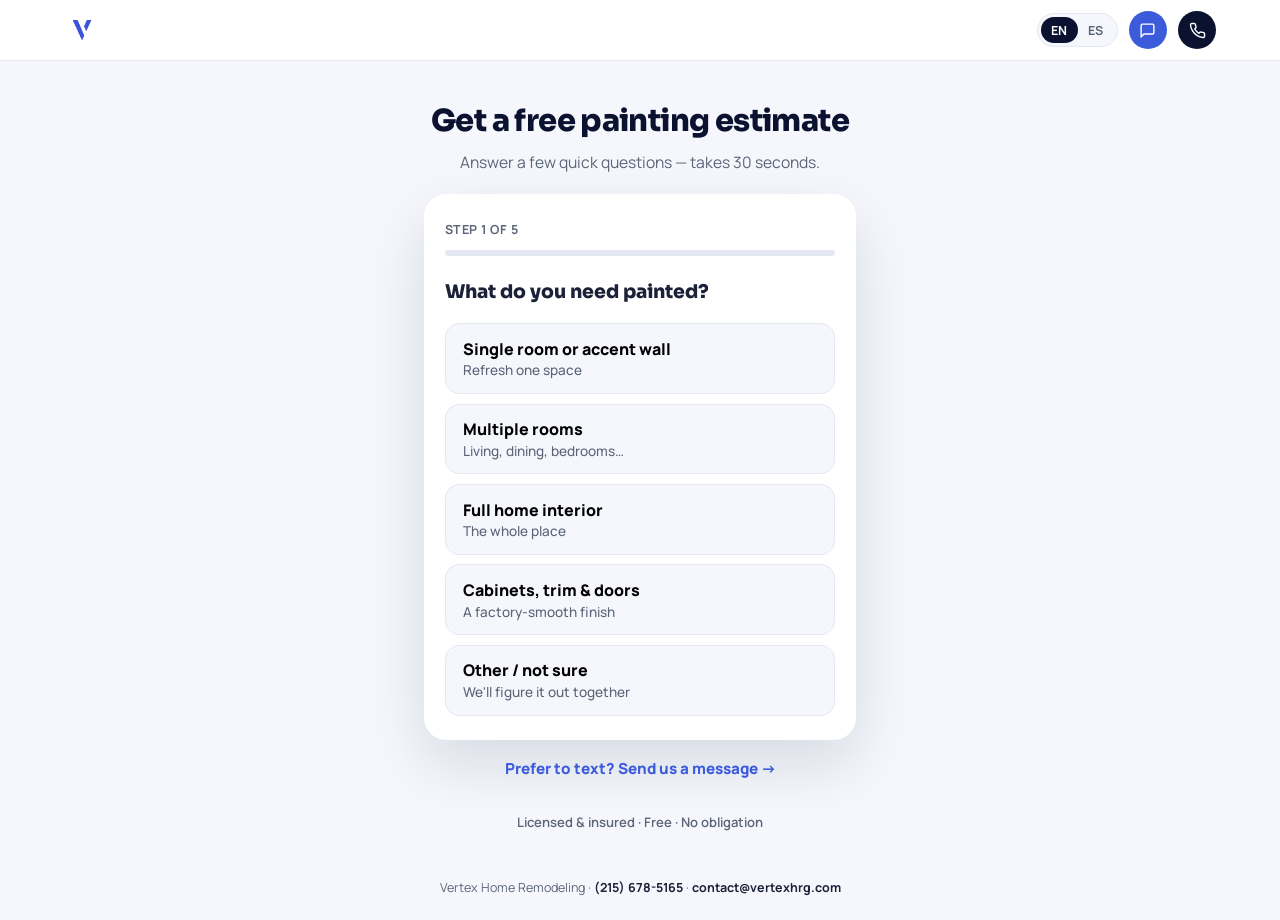
<file: lp/index.html>
<!DOCTYPE html>
<html lang="en">
<head>
  <meta charset="UTF-8" />
  <meta name="viewport" content="width=device-width, initial-scale=1.0" />
  <meta name="robots" content="noindex" />
  <title>Free Painting Estimate | Vertex Home Remodeling</title>
  <link rel="icon" type="image/png" href="../assets/logo-blue.png" />
  <link rel="preconnect" href="https://fonts.googleapis.com" />
  <link rel="preconnect" href="https://fonts.gstatic.com" crossorigin />
  <link href="https://fonts.googleapis.com/css2?family=Manrope:wght@500;700;800&family=Sora:wght@700;800&display=swap" rel="stylesheet" />

  <!-- Meta Pixel: carregado pelo quiz.js (ID 5075501212721113).
       Eventos: PageView, Lead (quiz completo), Contact (call/sms). -->

  <style>
/* ============================================================
   Vertex — Painting Quiz LP (/lp/) — "instant form" style
   Uma tela, uma ação: o quiz. Zero distração.
   ============================================================ */
:root {
  --blue: #3B5BDB;
  --blue-dark: #2F49B8;
  --blue-light: #5B77E8;
  --navy: #0B1230;
  --ink: #1B2138;
  --gray: #5C6478;
  --line: #E4E8F2;
  --bg: #F5F7FC;
  --radius: 14px;
  --radius-lg: 22px;
  --shadow-lg: 0 24px 60px rgba(11, 18, 48, .12);
  --font-head: 'Sora', system-ui, sans-serif;
  --font-body: 'Manrope', system-ui, sans-serif;
}

* { margin: 0; padding: 0; box-sizing: border-box; }
body {
  font-family: var(--font-body);
  color: var(--ink);
  background: var(--bg);
  line-height: 1.6;
  min-height: 100vh;
  display: flex;
  flex-direction: column;
  -webkit-font-smoothing: antialiased;
  -webkit-tap-highlight-color: transparent;
}
img { max-width: 100%; display: block; }
a { color: inherit; text-decoration: none; }

/* ---------- Top bar ---------- */
.topbar {
  background: #fff;
  border-bottom: 1px solid var(--line);
  padding: .7rem 5%;
  display: flex; align-items: center; justify-content: space-between;
}
.topbar img { height: 36px; width: auto; }
.topbar-actions { display: flex; align-items: center; gap: .7rem; }

.lang-switch {
  display: inline-flex;
  background: var(--bg);
  border: 1px solid var(--line);
  border-radius: 999px;
  padding: 3px;
}
.lang-btn {
  border: 0; background: transparent; cursor: pointer;
  font-family: var(--font-body); font-weight: 700; font-size: .78rem;
  color: var(--gray); padding: .28rem .65rem; border-radius: 999px;
}
.lang-btn.active { background: var(--navy); color: #fff; }

.phone-btn {
  display: inline-flex; align-items: center; justify-content: center;
  width: 38px; height: 38px;
  border-radius: 50%;
  background: var(--navy); color: #fff;
}
.phone-btn svg { width: 17px; height: 17px; }
.phone-btn.msg { background: var(--blue); }

.text-cta {
  display: block;
  text-align: center;
  font-weight: 800; font-size: .95rem;
  color: var(--blue);
  padding: .8rem;
  margin-top: .3rem;
  border-radius: 999px;
}
.text-cta:hover { background: #EEF2FF; }

/* ---------- Center column ---------- */
.wrap {
  flex: 1;
  width: min(560px, 100%);
  margin: 0 auto;
  padding: clamp(1.2rem, 4vh, 2.5rem) 5% 2rem;
  display: flex;
  flex-direction: column;
}
.intro { text-align: center; margin-bottom: 1.2rem; }
.intro h1 {
  font-family: var(--font-head);
  font-size: clamp(1.45rem, 5.5vw, 1.9rem);
  font-weight: 800; letter-spacing: -0.02em;
  color: var(--navy);
}
.intro p { color: var(--gray); font-size: .98rem; margin-top: .25rem; }

/* ---------- Quiz card ---------- */
.quiz-card {
  background: #fff;
  border-radius: var(--radius-lg);
  box-shadow: var(--shadow-lg);
  padding: 1.4rem 1.3rem 1.5rem;
}
.quiz-head {
  display: flex; align-items: center; justify-content: space-between;
  min-height: 1.6rem; margin-bottom: .5rem;
}
.quiz-back {
  border: 0; background: transparent; cursor: pointer;
  font-size: 1.15rem; color: var(--gray); padding: .15rem .4rem;
  border-radius: 8px;
}
.quiz-back:hover { background: var(--bg); color: var(--ink); }
.quiz-step-label { font-size: .78rem; font-weight: 700; color: var(--gray); letter-spacing: .04em; text-transform: uppercase; }

.quiz-progress {
  height: 6px; border-radius: 999px;
  background: var(--line); overflow: hidden;
  margin-bottom: 1.3rem;
}
.quiz-progress-fill {
  display: block; height: 100%; width: 0;
  background: linear-gradient(90deg, var(--blue), var(--blue-light));
  border-radius: 999px;
  transition: width .35s ease;
}

.quiz-step { border: 0; display: none; animation: quizIn .3s ease; }
.quiz-step.active { display: block; }
@keyframes quizIn {
  from { opacity: 0; transform: translateX(14px); }
  to { opacity: 1; transform: translateX(0); }
}
.quiz-q {
  font-family: var(--font-head);
  font-size: 1.18rem; font-weight: 800;
  margin-bottom: 1rem;
}
.quiz-hint { font-size: .88rem; color: var(--gray); margin: -.6rem 0 .9rem; }

.quiz-options { display: grid; gap: .6rem; }
.option-card {
  display: flex; flex-direction: column; align-items: flex-start; gap: .1rem;
  width: 100%; text-align: left;
  font-family: var(--font-body);
  background: var(--bg);
  border: 1.5px solid var(--line);
  border-radius: var(--radius);
  padding: .85rem 1.1rem;
  cursor: pointer;
  transition: border-color .15s ease, background .15s ease, transform .15s ease;
}
.option-card:hover { border-color: var(--blue); background: #EEF2FF; }
.option-card:active { transform: scale(.99); }
.option-card.picked { border-color: var(--blue); background: #E8EDFF; }
.option-urgent { border-color: #F2C9C9; }
.option-urgent:hover, .option-urgent.picked { border-color: #D64545; background: #FDF0F0; }
.opt-label { font-weight: 800; font-size: 1rem; }
.opt-sub { font-size: .85rem; color: var(--gray); font-weight: 500; }

.quiz-input {
  width: 100%;
  font-family: var(--font-body);
  font-size: 16px;
  padding: .9rem 1.1rem;
  border: 1.5px solid var(--line);
  border-radius: var(--radius);
  background: var(--bg);
  margin-bottom: .7rem;
  outline: none;
  transition: border-color .15s, background .15s, box-shadow .15s;
}
.quiz-input:focus {
  border-color: var(--blue);
  background: #fff;
  box-shadow: 0 0 0 3px rgba(59,91,219,.14);
}
#quizZip { font-size: 1.25rem; font-weight: 800; letter-spacing: .08em; text-align: center; }

.btn {
  display: inline-flex; align-items: center; justify-content: center; gap: .5rem;
  font-family: var(--font-body); font-weight: 700; font-size: 1.02rem;
  padding: .95rem 1.6rem;
  border-radius: 999px; border: 0; cursor: pointer;
  transition: transform .2s, box-shadow .2s, background .2s;
}
.btn:active { transform: scale(.97); }
.btn-primary {
  background: var(--blue); color: #fff;
  box-shadow: 0 10px 24px rgba(59, 91, 219, .35);
}
.btn-primary:hover { background: var(--blue-dark); }
.btn-primary:disabled { opacity: .6; cursor: wait; }
.btn-ghost { background: transparent; color: var(--blue); border: 1.5px solid var(--blue); }
.btn-ghost:hover { background: #EEF2FF; }

.quiz-next, .quiz-submit { width: 100%; }
.quiz-micro { text-align: center; font-size: .8rem; color: var(--gray); margin-top: .7rem; }
.quiz-error { color: #C22F2F; font-size: .88rem; font-weight: 600; margin: -.2rem 0 .6rem; }
.hp { position: absolute; left: -9999px; width: 1px; height: 1px; overflow: hidden; }

/* ---------- Success ---------- */
.quiz-success { text-align: center; padding: .8rem .3rem; animation: quizIn .3s ease; }
.success-check {
  width: 62px; height: 62px; margin: 0 auto .9rem;
  border-radius: 50%;
  background: #E6F7ED; color: #1B9E5A;
  display: flex; align-items: center; justify-content: center;
}
.success-check svg { width: 28px; height: 28px; }
.quiz-success h3 { font-family: var(--font-head); font-size: 1.35rem; margin-bottom: .45rem; }
.quiz-success p { color: var(--gray); margin-bottom: 1.1rem; }
.success-actions { display: grid; gap: .6rem; }

/* ---------- Trust line & footer ---------- */
.trust-line {
  text-align: center;
  font-size: .82rem; font-weight: 600; color: var(--gray);
  margin-top: 1.1rem;
}
.foot {
  text-align: center;
  font-size: .78rem; color: var(--gray);
  padding: .8rem 5% 1.4rem;
}
.foot a { font-weight: 700; color: var(--ink); }

@media (max-width: 480px) {
  .quiz-card { padding: 1.2rem 1rem 1.3rem; border-radius: 18px; }
  .intro h1 { font-size: 1.4rem; }
}
@media (prefers-reduced-motion: reduce) {
  *, *::before, *::after { animation: none !important; transition: none !important; }
}
  </style>
</head>
<body>
  <noscript><img height="1" width="1" style="display:none" src="https://www.facebook.com/tr?id=5075501212721113&amp;ev=PageView&amp;noscript=1" alt="" /></noscript>

  <header class="topbar">
    <img src="../assets/logo-blue.png" alt="Vertex Home Remodeling" width="512" height="512" />
    <div class="topbar-actions">
      <div class="lang-switch" role="group" aria-label="Language">
        <button type="button" class="lang-btn active" data-lang="en">EN</button>
        <button type="button" class="lang-btn" data-lang="es">ES</button>
      </div>
      <a class="phone-btn msg" href="sms:+12156785165" data-track="sms_click" aria-label="Text us">
        <svg viewBox="0 0 24 24" fill="none" stroke="currentColor" stroke-width="2" stroke-linecap="round" stroke-linejoin="round"><path d="M21 15a2 2 0 0 1-2 2H7l-4 4V5a2 2 0 0 1 2-2h14a2 2 0 0 1 2 2z"/></svg>
      </a>
      <a class="phone-btn" href="tel:+12156785165" data-track="call_click" aria-label="Call us">
        <svg viewBox="0 0 24 24" fill="none" stroke="currentColor" stroke-width="2" stroke-linecap="round" stroke-linejoin="round"><path d="M22 16.92v3a2 2 0 0 1-2.18 2 19.79 19.79 0 0 1-8.63-3.07 19.5 19.5 0 0 1-6-6 19.79 19.79 0 0 1-3.07-8.67A2 2 0 0 1 4.11 2h3a2 2 0 0 1 2 1.72c.13.96.36 1.9.7 2.81a2 2 0 0 1-.45 2.11L8.09 9.91a16 16 0 0 0 6 6l1.27-1.27a2 2 0 0 1 2.11-.45c.91.34 1.85.57 2.81.7A2 2 0 0 1 22 16.92z"/></svg>
      </a>
    </div>
  </header>

  <main class="wrap">
    <div class="intro">
      <h1 data-i18n="in.title">Get a free painting estimate</h1>
      <p data-i18n="in.sub">Answer a few quick questions — takes 30 seconds.</p>
    </div>

    <div class="quiz-card" id="quizCard">
      <div class="quiz-head">
        <button type="button" class="quiz-back" id="quizBack" hidden aria-label="Back">←</button>
        <span class="quiz-step-label" id="quizStepLabel">Step 1 of 5</span>
      </div>
      <div class="quiz-progress"><span class="quiz-progress-fill" id="quizProgress"></span></div>

      <form id="quizForm" novalidate>
        <!-- Step 1 -->
        <fieldset class="quiz-step active" data-step="1">
          <legend class="quiz-q" data-i18n="q1.title">What do you need painted?</legend>
          <div class="quiz-options" data-field="project">
            <button type="button" class="option-card" data-value="Single room or accent wall"><span class="opt-label" data-i18n="q1.o1">Single room or accent wall</span><span class="opt-sub" data-i18n="q1.o1s">Refresh one space</span></button>
            <button type="button" class="option-card" data-value="Multiple rooms"><span class="opt-label" data-i18n="q1.o2">Multiple rooms</span><span class="opt-sub" data-i18n="q1.o2s">Living, dining, bedrooms…</span></button>
            <button type="button" class="option-card" data-value="Full home interior"><span class="opt-label" data-i18n="q1.o3">Full home interior</span><span class="opt-sub" data-i18n="q1.o3s">The whole place</span></button>
            <button type="button" class="option-card" data-value="Cabinets, trim & doors"><span class="opt-label" data-i18n="q1.o4">Cabinets, trim &amp; doors</span><span class="opt-sub" data-i18n="q1.o4s">A factory-smooth finish</span></button>
            <button type="button" class="option-card" data-value="Other / not sure"><span class="opt-label" data-i18n="q1.o5">Other / not sure</span><span class="opt-sub" data-i18n="q1.o5s">We'll figure it out together</span></button>
          </div>
        </fieldset>

        <!-- Step 2 -->
        <fieldset class="quiz-step" data-step="2">
          <legend class="quiz-q" data-i18n="q2.title">How soon do you want it done?</legend>
          <div class="quiz-options" data-field="timeline">
            <button type="button" class="option-card option-urgent" data-value="ASAP — before the holidays (URGENT)"><span class="opt-label" data-i18n="q2.o1">This week — before the holidays</span><span class="opt-sub" data-i18n="q2.o1s">Urgent scheduling</span></button>
            <button type="button" class="option-card" data-value="Within 2-4 weeks"><span class="opt-label" data-i18n="q2.o2">Within 2–4 weeks</span><span class="opt-sub" data-i18n="q2.o2s">Soon, but flexible</span></button>
            <button type="button" class="option-card" data-value="Just comparing quotes"><span class="opt-label" data-i18n="q2.o3">Just comparing quotes</span><span class="opt-sub" data-i18n="q2.o3s">No rush</span></button>
          </div>
        </fieldset>

        <!-- Step 3 -->
        <fieldset class="quiz-step" data-step="3">
          <legend class="quiz-q" data-i18n="q3.title">Do you already have the paint?</legend>
          <div class="quiz-options" data-field="paint">
            <button type="button" class="option-card" data-value="Include paint & materials (full service)"><span class="opt-label" data-i18n="q3.o1">Include paint &amp; materials</span><span class="opt-sub" data-i18n="q3.o1s">Full service — we handle everything</span></button>
            <button type="button" class="option-card" data-value="Labor only (I have the paint)"><span class="opt-label" data-i18n="q3.o2">Labor only</span><span class="opt-sub" data-i18n="q3.o2s">I already have the paint</span></button>
            <button type="button" class="option-card" data-value="Not sure — need advice"><span class="opt-label" data-i18n="q3.o3">Not sure yet</span><span class="opt-sub" data-i18n="q3.o3s">We can advise on paint &amp; colors</span></button>
          </div>
        </fieldset>

        <!-- Step 4: ZIP -->
        <fieldset class="quiz-step" data-step="4">
          <legend class="quiz-q" data-i18n="q4.title">What's your ZIP code?</legend>
          <p class="quiz-hint" data-i18n="q4.hint">So we can check availability in your area</p>
          <input class="quiz-input" id="quizZip" type="text" inputmode="numeric" autocomplete="postal-code" maxlength="5" placeholder="19148" data-i18n-ph="q4.ph" />
          <p class="quiz-error" id="zipError" hidden data-i18n="q4.error">Enter a valid 5-digit ZIP code</p>
          <button type="button" class="btn btn-primary quiz-next" id="zipNext" data-i18n="q4.next">Continue →</button>
        </fieldset>

        <!-- Step 5: Contact -->
        <fieldset class="quiz-step" data-step="5">
          <legend class="quiz-q" data-i18n="q5.title">Last step — where should we send your quote?</legend>
          <input class="quiz-input" id="leadName" type="text" autocomplete="name" data-i18n-ph="q5.name" placeholder="Your name" required />
          <input class="quiz-input" id="leadPhone" type="tel" autocomplete="tel" data-i18n-ph="q5.phone" placeholder="Phone number" required />
          <input class="quiz-input" id="leadEmail" type="email" autocomplete="email" data-i18n-ph="q5.email" placeholder="Email (optional)" />
          <p class="quiz-error" id="contactError" hidden data-i18n="q5.error">Please enter your name and a valid phone number</p>
          <button type="submit" class="btn btn-primary quiz-submit" id="quizSubmit" data-i18n="q5.submit">Get My Free Quote →</button>
          <p class="quiz-micro" data-i18n="q5.micro">Free • No obligation • We respond fast</p>
          <input type="text" name="_gotcha" class="hp" tabindex="-1" autocomplete="off" aria-hidden="true" />
        </fieldset>
      </form>

      <!-- Success panel -->
      <div class="quiz-success" id="quizSuccess" hidden>
        <div class="success-check" aria-hidden="true">
          <svg viewBox="0 0 24 24" fill="none" stroke="currentColor" stroke-width="3" stroke-linecap="round" stroke-linejoin="round"><polyline points="20 6 9 17 4 12"/></svg>
        </div>
        <h3 data-i18n="done.title">You're all set!</h3>
        <p data-i18n="done.msg">We received your request and will reach out shortly. Want it even faster?</p>
        <div class="success-actions">
          <a class="btn btn-primary" href="tel:+12156785165" data-track="call_click" data-i18n="done.call">Call (215) 678-5165</a>
          <a class="btn btn-ghost" href="sms:+12156785165" data-track="sms_click" data-i18n="done.text">Text us</a>
        </div>
      </div>
    </div>

    <a class="text-cta" href="sms:+12156785165" data-track="sms_click" data-i18n="in.text">Prefer to text? Send us a message →</a>
    <p class="trust-line" data-i18n="in.trust">Licensed &amp; insured · Free · No obligation</p>
  </main>

  <footer class="foot">
    Vertex Home Remodeling · <a href="tel:+12156785165">(215) 678-5165</a> · <a href="mailto:contact@vertexhrg.com">contact@vertexhrg.com</a>
  </footer>

  <script src="quiz.js"></script>
</body>
</html>
</file>
<file: styles.css>
/* ============================================================
   Vertex Home Remodeling — styles.css
   ============================================================ */

:root {
  --blue: #3B5BDB;
  --blue-dark: #2F49B8;
  --blue-light: #5B77E8;
  --navy: #0B1230;
  --navy-2: #111A44;
  --ink: #1B2138;
  --gray: #5C6478;
  --line: #E4E8F2;
  --bg: #FFFFFF;
  --bg-gray: #F5F7FC;
  --white: #FFFFFF;
  --radius: 14px;
  --radius-lg: 22px;
  --shadow: 0 10px 30px rgba(11, 18, 48, .08);
  --shadow-lg: 0 24px 60px rgba(11, 18, 48, .16);
  --font-head: 'Sora', system-ui, sans-serif;
  --font-body: 'Manrope', system-ui, sans-serif;
  --header-h: 76px;
}

* { margin: 0; padding: 0; box-sizing: border-box; }

html { scroll-behavior: smooth; scroll-padding-top: calc(var(--header-h) + 20px); }

body {
  font-family: var(--font-body);
  color: var(--ink);
  background: var(--bg);
  line-height: 1.6;
  -webkit-font-smoothing: antialiased;
  -webkit-tap-highlight-color: transparent;
}

img { max-width: 100%; display: block; }
a { color: inherit; text-decoration: none; }
ul { list-style: none; }
svg { width: 1.25em; height: 1.25em; flex: none; }

h1, h2, h3, h4 { font-family: var(--font-head); line-height: 1.15; letter-spacing: -0.02em; }

.container { width: min(1180px, 92%); margin: 0 auto; }

/* ---------- Buttons ---------- */
.btn {
  display: inline-flex;
  align-items: center;
  justify-content: center;
  gap: .55rem;
  font-family: var(--font-body);
  font-weight: 700;
  font-size: .95rem;
  padding: .8rem 1.6rem;
  border-radius: 999px;
  border: 2px solid transparent;
  cursor: pointer;
  transition: transform .18s ease, box-shadow .18s ease, background .18s ease, border-color .18s;
  white-space: nowrap;
}
.btn:active { transform: translateY(1px) scale(.99); }

.btn-primary {
  background: var(--blue);
  color: #fff;
  box-shadow: 0 8px 22px rgba(59, 91, 219, .35);
}
.btn-primary:hover { background: var(--blue-dark); transform: translateY(-2px); box-shadow: 0 12px 28px rgba(59, 91, 219, .45); }

.btn-ghost {
  background: rgba(255,255,255,.08);
  color: #fff;
  border-color: rgba(255,255,255,.35);
  backdrop-filter: blur(4px);
}
.btn-ghost:hover { background: rgba(255,255,255,.16); border-color: rgba(255,255,255,.6); }

.btn-ghost-dark {
  background: transparent;
  color: var(--gray);
  border-color: var(--line);
}
.btn-ghost-dark:hover { color: var(--ink); border-color: var(--gray); }

.btn-light { background: #fff; color: var(--navy); }
.btn-light:hover { transform: translateY(-2px); box-shadow: 0 14px 30px rgba(0,0,0,.2); }

.btn-lg { padding: 1rem 2rem; font-size: 1.02rem; }
.btn-block { width: 100%; }

/* ---------- Top bar ---------- */
.topbar {
  background: var(--navy);
  color: rgba(255,255,255,.85);
  font-size: .82rem;
}
.topbar-inner {
  display: flex;
  justify-content: space-between;
  align-items: center;
  padding: .45rem 0;
  gap: 1rem;
}
.topbar-left { display: flex; align-items: center; gap: .8rem; min-width: 0; }
.topbar-item { display: inline-flex; align-items: center; gap: .4rem; }
.topbar-item svg { width: .95em; height: .95em; opacity: .8; }
a.topbar-item:hover { color: #fff; }
.topbar-sep { opacity: .3; }
.topbar-phone { font-weight: 700; color: #fff; }

/* ---------- Header ---------- */
.header {
  position: sticky;
  top: 0;
  z-index: 100;
  background: rgba(255,255,255,.92);
  backdrop-filter: blur(12px);
  border-bottom: 1px solid transparent;
  transition: box-shadow .2s ease, border-color .2s ease;
}
.header.scrolled { box-shadow: 0 6px 24px rgba(11,18,48,.08); border-color: var(--line); }

.header-inner {
  display: flex;
  align-items: center;
  justify-content: space-between;
  height: var(--header-h);
  gap: 1.5rem;
}

.brand { display: flex; align-items: center; gap: .7rem; }
.brand-mark { width: 42px; height: 42px; object-fit: contain; }
.brand-text { display: flex; flex-direction: column; line-height: 1.05; }
.brand-name {
  font-family: var(--font-head);
  font-weight: 800;
  font-size: 1.3rem;
  letter-spacing: .04em;
  color: var(--navy);
}
.brand-sub {
  font-size: .58rem;
  font-weight: 700;
  letter-spacing: .34em;
  color: var(--blue);
}
.brand-light .brand-name { color: #fff; }
.brand-light .brand-sub { color: var(--blue-light); }

.nav { display: flex; align-items: center; gap: 1.7rem; }
.nav > a:not(.btn) {
  font-weight: 600;
  font-size: .92rem;
  color: var(--ink);
  position: relative;
  padding: .3rem 0;
}
.nav > a:not(.btn)::after {
  content: '';
  position: absolute;
  left: 0; bottom: -2px;
  width: 0; height: 2px;
  background: var(--blue);
  border-radius: 2px;
  transition: width .2s ease;
}
.nav > a:not(.btn):hover { color: var(--blue); }
.nav > a:not(.btn):hover::after { width: 100%; }
.nav-cta { padding: .6rem 1.25rem; font-size: .88rem; }

.header-actions { display: flex; align-items: center; gap: .8rem; }

.lang-toggle {
  display: flex;
  border: 1px solid var(--line);
  border-radius: 999px;
  overflow: hidden;
  background: var(--bg-gray);
}
.lang-btn {
  font-family: var(--font-body);
  font-weight: 700;
  font-size: .78rem;
  padding: .4rem .8rem;
  border: 0;
  background: transparent;
  color: var(--gray);
  cursor: pointer;
  transition: .15s;
}
.lang-btn.active { background: var(--navy); color: #fff; }

.hamburger {
  display: none;
  flex-direction: column;
  justify-content: center;
  gap: 5px;
  width: 44px; height: 44px;
  padding: 10px;
  background: none;
  border: 0;
  cursor: pointer;
}
.hamburger span {
  display: block;
  height: 2.5px;
  background: var(--navy);
  border-radius: 2px;
  transition: .25s;
}
.hamburger.open span:nth-child(1) { transform: translateY(7.5px) rotate(45deg); }
.hamburger.open span:nth-child(2) { opacity: 0; }
.hamburger.open span:nth-child(3) { transform: translateY(-7.5px) rotate(-45deg); }

/* ---------- Hero ---------- */
.hero {
  position: relative;
  background:
    radial-gradient(1100px 500px at 85% -10%, rgba(59,91,219,.35), transparent 60%),
    radial-gradient(700px 400px at -10% 110%, rgba(59,91,219,.18), transparent 60%),
    var(--navy);
  color: #fff;
  overflow: hidden;
}
.hero-bg { position: absolute; inset: 0; pointer-events: none; }
.hero-watermark {
  position: absolute;
  right: -8%;
  bottom: -22%;
  width: min(640px, 60vw);
  opacity: .07;
  filter: blur(.5px);
}

.hero-inner {
  position: relative;
  display: grid;
  grid-template-columns: 1.15fr .85fr;
  gap: 3.5rem;
  align-items: center;
  padding: 5.2rem 0 5.6rem;
}

.hero-badge {
  display: inline-flex;
  align-items: center;
  gap: .5rem;
  font-size: .78rem;
  font-weight: 700;
  letter-spacing: .08em;
  text-transform: uppercase;
  color: var(--blue-light);
  background: rgba(59,91,219,.14);
  border: 1px solid rgba(91,119,232,.35);
  padding: .45rem .95rem;
  border-radius: 999px;
}

.hero h1 {
  font-size: clamp(2.5rem, 5.2vw, 4.1rem);
  font-weight: 800;
  margin: 1.3rem 0 1.1rem;
}
.accent {
  background: linear-gradient(100deg, var(--blue-light), #8FA3FF);
  -webkit-background-clip: text;
  background-clip: text;
  color: transparent;
}
.hero-sub {
  font-size: 1.13rem;
  color: rgba(255,255,255,.78);
  max-width: 34rem;
}

.hero-ctas { display: flex; gap: .9rem; margin-top: 2rem; flex-wrap: wrap; }

.hero-trust {
  display: flex;
  gap: 1.8rem;
  margin-top: 2.6rem;
  flex-wrap: wrap;
}
.hero-trust-item {
  display: flex;
  align-items: center;
  gap: .55rem;
  font-size: .85rem;
  font-weight: 600;
  color: rgba(255,255,255,.85);
}
.hero-trust-item svg { color: var(--blue-light); }

.hero-card { position: relative; }
.hero-card-img {
  aspect-ratio: 4 / 3.4;
  border-radius: var(--radius-lg);
  border: 1px solid rgba(255,255,255,.14);
  box-shadow: var(--shadow-lg);
  position: relative;
  overflow: hidden;
}
.hero-card-img img {
  position: absolute;
  inset: 0;
  width: 100%;
  height: 100%;
  object-fit: cover;
  filter: saturate(1.05) contrast(1.02);
}
.hero-card-img::after {
  content: '';
  position: absolute;
  inset: 0;
  background: linear-gradient(160deg, rgba(59,91,219,.05), rgba(11,18,48,.18) 100%);
}
.hero-card-badge {
  position: absolute;
  left: -14px;
  bottom: 26px;
  background: #fff;
  color: var(--ink);
  border-radius: var(--radius);
  padding: .9rem 1.2rem;
  box-shadow: var(--shadow-lg);
  display: flex;
  flex-direction: column;
  line-height: 1.3;
}
.hero-card-badge strong { font-size: .95rem; color: var(--blue); }
.hero-card-badge span { font-size: .78rem; color: var(--gray); }

/* ---------- Trust bar ---------- */
.trustbar {
  background: #fff;
  border-bottom: 1px solid var(--line);
}
.trustbar-grid {
  display: grid;
  grid-template-columns: repeat(4, 1fr);
  gap: 1.5rem;
  padding: 1.6rem 0;
}
.trust-item {
  display: flex;
  align-items: center;
  gap: .85rem;
  font-size: .88rem;
}
.trust-item svg {
  width: 2rem;
  height: 2rem;
  color: var(--blue);
  background: rgba(59,91,219,.08);
  padding: .42rem;
  border-radius: 10px;
  box-sizing: content-box;
}
.trust-item div { display: flex; flex-direction: column; line-height: 1.35; }
.trust-item strong { font-weight: 800; }
.trust-item span { color: var(--gray); font-size: .8rem; }

/* ---------- Sections ---------- */
.section { padding: 5.5rem 0; }
.section-gray { background: var(--bg-gray); }
.section-dark {
  background:
    radial-gradient(800px 400px at 90% 0%, rgba(59,91,219,.22), transparent 55%),
    var(--navy);
  color: #fff;
}
.section-dark p, .section-dark li { color: rgba(255,255,255,.75); }

.section-head { max-width: 40rem; margin-bottom: 3rem; }
.section-head h2 { font-size: clamp(1.7rem, 3.2vw, 2.4rem); margin: .6rem 0 .8rem; }
.section-head p { color: var(--gray); font-size: 1.02rem; }
.section-dark .section-head p { color: rgba(255,255,255,.7); }

.eyebrow {
  display: inline-block;
  font-size: .76rem;
  font-weight: 800;
  letter-spacing: .14em;
  text-transform: uppercase;
  color: var(--blue);
}
.eyebrow-light { color: var(--blue-light); }

/* ---------- Services ---------- */
.services-grid {
  display: grid;
  grid-template-columns: repeat(3, 1fr);
  gap: 1.4rem;
}
.service-card {
  background: #fff;
  border: 1px solid var(--line);
  border-radius: var(--radius-lg);
  padding: 1.9rem 1.7rem;
  transition: transform .2s ease, box-shadow .2s ease, border-color .2s;
  display: flex;
  flex-direction: column;
  gap: .7rem;
}
.service-card:hover {
  transform: translateY(-5px);
  box-shadow: var(--shadow-lg);
  border-color: rgba(59,91,219,.35);
}
.service-icon {
  width: 52px; height: 52px;
  display: grid;
  place-items: center;
  background: linear-gradient(140deg, rgba(59,91,219,.12), rgba(59,91,219,.05));
  border-radius: 14px;
  color: var(--blue);
}
.service-icon svg { width: 26px; height: 26px; }
.service-card h3 { font-size: 1.13rem; }
.service-card p { color: var(--gray); font-size: .92rem; flex: 1; }
.service-link {
  font-weight: 700;
  font-size: .88rem;
  color: var(--blue);
  margin-top: .3rem;
}
.service-link:hover { color: var(--blue-dark); }

/* ---------- Why us ---------- */
.why-grid {
  display: grid;
  grid-template-columns: 1.1fr .9fr;
  gap: 4rem;
  align-items: center;
}
.why-content h2 { font-size: clamp(1.7rem, 3.2vw, 2.4rem); margin: .6rem 0 1rem; }
.why-content > p { margin-bottom: 1.6rem; }

.why-list { display: flex; flex-direction: column; gap: 1.15rem; margin-bottom: 2.1rem; }
.why-list li { display: flex; gap: .9rem; align-items: flex-start; }
.why-list svg {
  color: #fff;
  background: var(--blue);
  border-radius: 50%;
  padding: .3rem;
  box-sizing: content-box;
  width: .95rem; height: .95rem;
  margin-top: .2rem;
}
.why-list strong { display: block; font-size: .98rem; }
.why-list span { font-size: .9rem; color: rgba(255,255,255,.65); }

.why-visual { position: relative; min-height: 340px; }
.why-card {
  position: absolute;
  border-radius: var(--radius-lg);
  box-shadow: var(--shadow-lg);
}
.why-card-1 {
  top: 8%; left: 0;
  background: #fff;
  color: var(--ink);
  padding: 1.1rem 1.5rem;
  display: flex; flex-direction: column; line-height: 1.3;
}
.why-card-1 strong { color: var(--blue); }
.why-card-1 span { font-size: .8rem; color: var(--gray); }
.why-card-2 {
  right: 0; bottom: 0;
  width: 72%;
  aspect-ratio: 4/3.1;
  border: 1px solid rgba(255,255,255,.15);
  overflow: hidden;
}
.why-card-2 img {
  width: 100%;
  height: 100%;
  object-fit: cover;
  display: block;
  filter: saturate(1.06) contrast(1.03);
}

/* ---------- Process ---------- */
.process-grid {
  display: grid;
  grid-template-columns: repeat(4, 1fr);
  gap: 1.4rem;
  counter-reset: step;
}
.process-step {
  position: relative;
  padding: 1.8rem 1.5rem;
  border: 1px solid var(--line);
  border-radius: var(--radius-lg);
  background: #fff;
}
.process-num {
  display: inline-grid;
  place-items: center;
  width: 40px; height: 40px;
  border-radius: 50%;
  background: var(--navy);
  color: #fff;
  font-family: var(--font-head);
  font-weight: 700;
  margin-bottom: 1rem;
}
.process-step h3 { font-size: 1.05rem; margin-bottom: .5rem; }
.process-step p { font-size: .88rem; color: var(--gray); }
.process-step::before {
  content: '';
  position: absolute;
  top: 2rem;
  left: calc(100% - 1.4rem + 1.5rem);
  width: calc(1.4rem - 1.5rem);
}

/* ---------- Projects ---------- */
.project-filters { display: flex; gap: .6rem; flex-wrap: wrap; margin-bottom: 2rem; }
.filter-btn {
  font-family: var(--font-body);
  font-weight: 700;
  font-size: .85rem;
  padding: .55rem 1.2rem;
  border-radius: 999px;
  border: 1px solid var(--line);
  background: #fff;
  color: var(--gray);
  cursor: pointer;
  transition: .15s;
}
.filter-btn:hover { border-color: var(--blue); color: var(--blue); }
.filter-btn.active { background: var(--navy); color: #fff; border-color: var(--navy); }

.projects-grid {
  display: grid;
  grid-template-columns: repeat(3, 1fr);
  gap: 1.4rem;
}
.project-card {
  border-radius: var(--radius-lg);
  overflow: hidden;
  background: #fff;
  border: 1px solid var(--line);
  transition: transform .2s ease, box-shadow .2s ease;
}
.project-card:hover { transform: translateY(-4px); box-shadow: var(--shadow-lg); }
.project-card.hide { display: none; }

.project-img {
  aspect-ratio: 4 / 3;
  position: relative;
  overflow: hidden;
  background: var(--bg-gray);
}
.project-img img {
  width: 100%;
  height: 100%;
  object-fit: cover;
  display: block;
  filter: saturate(1.06) contrast(1.03);
  transition: transform .5s ease;
}
.project-card:hover .project-img img { transform: scale(1.05); }
.project-card figcaption { padding: 1.1rem 1.3rem; display: flex; flex-direction: column; }
.project-card figcaption strong { font-size: .98rem; }
.project-card figcaption span { font-size: .82rem; color: var(--gray); }

.projects-disclaimer { margin-top: 2rem; color: var(--gray); font-size: .95rem; }
.projects-disclaimer a { color: var(--blue); font-weight: 700; }

/* ---------- Reviews ---------- */
.reviews-grid {
  display: grid;
  grid-template-columns: repeat(3, 1fr);
  gap: 1.4rem;
}
.review-card {
  border: 1px solid var(--line);
  border-radius: var(--radius-lg);
  padding: 1.8rem;
  background: #fff;
  display: flex;
  flex-direction: column;
  gap: .9rem;
}
.review-stars { color: #F4B740; letter-spacing: .15em; font-size: 1.05rem; }
.promise-icon {
  width: 46px; height: 46px;
  display: grid;
  place-items: center;
  background: linear-gradient(140deg, rgba(59,91,219,.12), rgba(59,91,219,.05));
  border-radius: 12px;
  color: var(--blue);
}
.promise-icon svg { width: 24px; height: 24px; }
.review-card p { color: var(--ink); font-size: .95rem; flex: 1; }
.review-card p strong { display: block; margin-bottom: .25rem; }
.review-card footer { display: flex; flex-direction: column; line-height: 1.35; }
.review-card footer span { font-size: .8rem; color: var(--gray); }
.reviews-note { margin-top: 2rem; color: var(--gray); font-size: .95rem; }
.reviews-note a { color: var(--blue); font-weight: 700; }

/* ---------- Areas ---------- */
.areas-grid {
  display: grid;
  grid-template-columns: repeat(3, 1fr);
  gap: 2.5rem;
}
.area-col h3 {
  font-size: 1.15rem;
  margin-bottom: 1rem;
  color: var(--blue-light);
}
.area-col ul { display: flex; flex-direction: column; gap: .55rem; }
.area-col li {
  font-size: .95rem;
  color: rgba(255,255,255,.8);
  padding-left: 1.3rem;
  position: relative;
}
.area-col li::before {
  content: '';
  position: absolute;
  left: 0; top: .55em;
  width: 7px; height: 7px;
  border-radius: 50%;
  background: var(--blue-light);
}

/* ---------- Estimate form ---------- */
.estimate-grid {
  display: grid;
  grid-template-columns: .9fr 1.1fr;
  gap: 4rem;
  align-items: start;
}
.estimate-side h2 { font-size: clamp(1.7rem, 3vw, 2.3rem); margin: .6rem 0 1rem; }
.estimate-side > p { color: var(--gray); margin-bottom: 1.6rem; }

.estimate-points { display: flex; flex-direction: column; gap: .8rem; margin-bottom: 2rem; }
.estimate-points li { display: flex; align-items: center; gap: .7rem; font-weight: 600; font-size: .95rem; }
.estimate-points svg { color: var(--blue); }

.estimate-call { font-size: .95rem; color: var(--gray); }
.estimate-call a { display: block; font-family: var(--font-head); font-weight: 700; font-size: 1.4rem; color: var(--blue); }

.estimate-form {
  background: #fff;
  border: 1px solid var(--line);
  border-radius: var(--radius-lg);
  padding: 2.2rem;
  box-shadow: var(--shadow-lg);
}

.form-progress { margin-bottom: 1.8rem; }
.form-progress-bar {
  height: 6px;
  background: var(--bg-gray);
  border-radius: 999px;
  overflow: hidden;
  margin-bottom: .7rem;
}
#progress-fill {
  display: block;
  height: 100%;
  width: 33.33%;
  background: linear-gradient(90deg, var(--blue), var(--blue-light));
  border-radius: 999px;
  transition: width .3s ease;
}
.form-steps-labels { display: flex; justify-content: space-between; }
.form-step-label { font-size: .78rem; font-weight: 700; color: var(--gray); }
.form-step-label.active { color: var(--blue); }
.form-step-label.done { color: var(--ink); }

.form-step { display: none; border: 0; }
.form-step.active { display: block; animation: fadeUp .3s ease; }
@keyframes fadeUp { from { opacity: 0; transform: translateY(8px); } to { opacity: 1; transform: none; } }

.form-step legend {
  font-family: var(--font-head);
  font-weight: 700;
  font-size: 1.2rem;
  margin-bottom: 1.4rem;
}

.service-options {
  display: grid;
  grid-template-columns: repeat(2, 1fr);
  gap: .8rem;
  margin-bottom: 1.4rem;
}
.service-option {
  position: relative;
  cursor: pointer;
}
.service-option input { position: absolute; opacity: 0; pointer-events: none; }
.service-option span {
  display: block;
  text-align: center;
  font-weight: 700;
  font-size: .9rem;
  padding: .95rem .6rem;
  border: 2px solid var(--line);
  border-radius: var(--radius);
  transition: .15s;
  color: var(--ink);
}
.service-option:hover span { border-color: var(--blue-light); }
.service-option input:checked + span {
  border-color: var(--blue);
  background: rgba(59,91,219,.07);
  color: var(--blue);
}
.service-option input:focus-visible + span { outline: 2px solid var(--blue); outline-offset: 2px; }

.field { display: block; margin-bottom: 1.1rem; }
.field > span { display: block; font-weight: 700; font-size: .87rem; margin-bottom: .45rem; }
.field input, .field select, .field textarea {
  width: 100%;
  font-family: var(--font-body);
  font-size: 1rem; /* 16px+ prevents iOS auto-zoom on focus */
  padding: .8rem 1rem;
  border: 2px solid var(--line);
  border-radius: var(--radius);
  background: #fff;
  color: var(--ink);
  transition: border-color .15s;
}
.field input:focus, .field select:focus, .field textarea:focus {
  outline: none;
  border-color: var(--blue);
}
.field textarea { resize: vertical; }

.form-error {
  display: none;
  color: #D33;
  font-size: .85rem;
  font-weight: 600;
  margin: -.6rem 0 1rem;
}
.form-error.show { display: block; }

.form-nav { display: flex; justify-content: space-between; gap: .8rem; margin-top: 1.4rem; }
.form-nav .btn { flex: 1; }
.form-fine { font-size: .75rem; color: var(--gray); text-align: center; margin-top: 1rem; }

.form-success { display: none; text-align: center; padding: 2rem 0; }
.form-success.show { display: block; animation: fadeUp .35s ease; }
.success-icon {
  width: 68px; height: 68px;
  margin: 0 auto 1.3rem;
  display: grid;
  place-items: center;
  border-radius: 50%;
  background: rgba(59,91,219,.1);
  color: var(--blue);
}
.success-icon svg { width: 32px; height: 32px; }
.form-success h3 { font-size: 1.4rem; margin-bottom: .6rem; }
.form-success p { color: var(--gray); margin-bottom: 1.5rem; }

/* ---------- FAQ ---------- */
.faq-container { max-width: 760px; }
.faq-list { display: flex; flex-direction: column; gap: .8rem; }
.faq-item {
  background: #fff;
  border: 1px solid var(--line);
  border-radius: var(--radius);
  overflow: hidden;
}
.faq-item summary {
  list-style: none;
  display: flex;
  justify-content: space-between;
  align-items: center;
  gap: 1rem;
  padding: 1.15rem 1.4rem;
  font-weight: 700;
  font-size: .98rem;
  cursor: pointer;
  transition: color .15s;
}
.faq-item summary::-webkit-details-marker { display: none; }
.faq-item summary:hover { color: var(--blue); }
.faq-chevron {
  flex: none;
  width: 10px; height: 10px;
  border-right: 2px solid currentColor;
  border-bottom: 2px solid currentColor;
  transform: rotate(45deg);
  transition: transform .2s ease;
  opacity: .6;
}
.faq-item[open] .faq-chevron { transform: rotate(-135deg); }
.faq-item p {
  padding: 0 1.4rem 1.25rem;
  color: var(--gray);
  font-size: .93rem;
}

/* ---------- CTA banner ---------- */
.cta-banner {
  background:
    radial-gradient(700px 300px at 15% 0%, rgba(91,119,232,.35), transparent 60%),
    linear-gradient(120deg, var(--blue-dark), var(--navy));
  color: #fff;
  padding: 4.5rem 0;
  position: relative;
  overflow: hidden;
}
.cta-mark {
  position: absolute;
  right: -4%;
  top: -30%;
  width: min(420px, 40vw);
  opacity: .08;
}
.cta-inner {
  display: flex;
  align-items: center;
  justify-content: space-between;
  gap: 2.5rem;
  position: relative;
}
.cta-inner h2 { font-size: clamp(1.6rem, 3vw, 2.2rem); margin-bottom: .5rem; }
.cta-inner p { color: rgba(255,255,255,.8); }
.cta-actions { display: flex; gap: .9rem; flex-wrap: wrap; }

/* ---------- Footer ---------- */
.footer {
  background: var(--navy);
  color: rgba(255,255,255,.75);
  padding: 4rem 0 0;
  font-size: .92rem;
}
.footer-grid {
  display: grid;
  grid-template-columns: 1.4fr 1fr 1fr 1fr;
  gap: 3rem;
  padding-bottom: 3rem;
}
.footer-brand p { margin-top: 1.2rem; max-width: 20rem; font-size: .88rem; }
.footer-col h4 {
  color: #fff;
  font-size: .85rem;
  letter-spacing: .1em;
  text-transform: uppercase;
  margin-bottom: 1.1rem;
}
.footer-col a, .footer-col span {
  display: block;
  padding: .28rem 0;
  color: rgba(255,255,255,.72);
}
.footer-col a:hover { color: #fff; }
.footer-bottom {
  display: flex;
  justify-content: space-between;
  gap: 1rem;
  flex-wrap: wrap;
  padding: 1.4rem 0;
  border-top: 1px solid rgba(255,255,255,.12);
  font-size: .8rem;
  color: rgba(255,255,255,.5);
}

/* ---------- Sticky mobile CTA bar ---------- */
.mobile-cta {
  display: none;
  position: fixed;
  left: 0; right: 0; bottom: 0;
  z-index: 95;
  grid-template-columns: 1fr 1fr;
  gap: .6rem;
  padding: .7rem .8rem calc(.7rem + env(safe-area-inset-bottom));
  background: rgba(255,255,255,.96);
  backdrop-filter: blur(10px);
  border-top: 1px solid var(--line);
  box-shadow: 0 -6px 24px rgba(11,18,48,.12);
}
.mobile-cta-btn {
  display: flex;
  align-items: center;
  justify-content: center;
  gap: .5rem;
  font-weight: 800;
  font-size: .95rem;
  padding: .9rem .5rem;
  border-radius: 999px;
}
.mobile-cta-btn svg { width: 18px; height: 18px; }
.mobile-cta-call {
  background: var(--navy);
  color: #fff;
}
.mobile-cta-estimate {
  background: var(--blue);
  color: #fff;
  box-shadow: 0 6px 16px rgba(59,91,219,.35);
}
.mobile-cta-btn:active { transform: scale(.97); }

.text-link {
  display: inline;
  font-family: var(--font-body);
  font-size: .9rem;
  font-weight: 700;
  color: var(--gray);
  text-decoration: underline;
  text-underline-offset: 3px;
  margin-top: .2rem;
}
.text-link:hover { color: var(--blue); }

/* ---------- Responsive ---------- */
@media (max-width: 1020px) {
  /* Tablet + mobile: collapse nav into dropdown */
  .hamburger { display: flex; }
  .nav {
    position: absolute;
    top: 100%;
    left: 0; right: 0;
    flex-direction: column;
    align-items: stretch;
    gap: 0;
    background: #fff;
    border-bottom: 1px solid var(--line);
    box-shadow: var(--shadow-lg);
    padding: .8rem 4%;
    transform: translateY(-130%);
    visibility: hidden;
    transition: transform .28s ease, visibility 0s .28s;
    z-index: -1;
  }
  .nav.open {
    transform: translateY(0);
    visibility: visible;
    transition: transform .28s ease, visibility 0s;
  }
  .nav > a:not(.btn) { padding: .9rem .4rem; border-bottom: 1px solid var(--bg-gray); }
  .nav > a:not(.btn)::after { display: none; }
  .nav-cta { margin: .8rem 0 .4rem; text-align: center; }

  .hero-inner { grid-template-columns: 1fr; padding: 4rem 0; }
  .hero-card { max-width: 480px; }
  .why-grid { grid-template-columns: 1fr; gap: 3rem; }
  .services-grid, .reviews-grid, .projects-grid { grid-template-columns: repeat(2, 1fr); }
  .process-grid { grid-template-columns: repeat(2, 1fr); }
  .estimate-grid { grid-template-columns: 1fr; gap: 2.5rem; }
  .cta-inner { flex-direction: column; align-items: flex-start; }
}

@media (max-width: 760px) {
  .topbar-left .topbar-sep, .topbar-left .topbar-item:last-child { display: none; }

  .section { padding: 4rem 0; }
  .services-grid, .reviews-grid, .projects-grid, .process-grid, .areas-grid { grid-template-columns: 1fr; }
  .trustbar-grid { grid-template-columns: repeat(2, 1fr); }
  .hero-ctas { flex-direction: column; }
  .hero-ctas .btn { width: 100%; }
  .service-options { grid-template-columns: 1fr 1fr; }
  .footer-grid { grid-template-columns: 1fr 1fr; gap: 2rem; }
  .footer-bottom { flex-direction: column; gap: .3rem; }
  .mobile-cta { display: grid; }
  body { padding-bottom: 70px; } /* space for sticky mobile CTA bar */
}

@media (max-width: 420px) {
  .service-options { grid-template-columns: 1fr; }
  .footer-grid { grid-template-columns: 1fr; }
}

/* ---------- Motion / a11y ---------- */
@media (prefers-reduced-motion: reduce) {
  html { scroll-behavior: auto; }
  *, *::before, *::after { animation: none !important; transition: none !important; }
}

:focus-visible { outline: 2px solid var(--blue); outline-offset: 2px; border-radius: 4px; }
</file>
